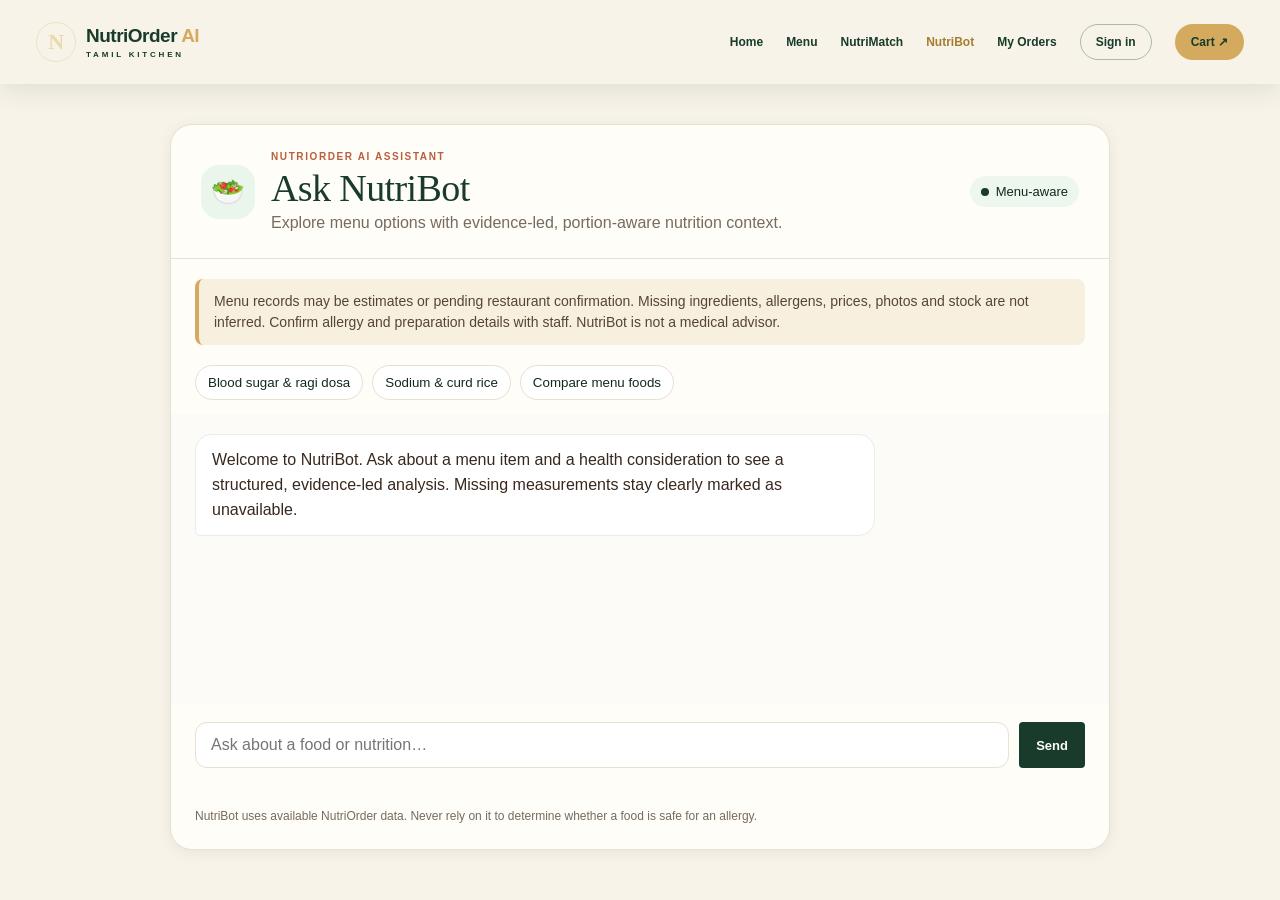
<file: frontend/chatbot.html>
<!DOCTYPE html>
<html lang="en">
<head>
	<meta charset="UTF-8">
	<meta name="viewport" content="width=device-width, initial-scale=1.0">
	<meta name="description" content="Ask NutriBot about NutriOrder menu items and general nutrition basics.">
	<title>NutriBot - NutriOrder AI</title>
	<link rel="stylesheet" href="/css/style.css">
</head>
<body>
	<header>
		<nav class="navbar" aria-label="Main navigation">
			<a class="restaurant-logo" href="index.html" aria-label="NutriOrder AI home">
				<span class="logo-mark" aria-hidden="true">N</span>
				<span>NutriOrder <em>AI</em><small>TAMIL KITCHEN</small></span>
			</a>
			<div class="nav-links">
				<a href="index.html">Home</a>
				<a href="menu.html">Menu</a>
				<a href="recommendation.html">NutriMatch</a>
				<a href="chatbot.html" aria-current="page">NutriBot</a>
				<a href="orders.html">My Orders</a>
				<a class="nav-login" href="login.html">Sign in</a>
				<a class="nav-cart" href="cart.html">Cart ↗</a>
			</div>
		</nav>
	</header>

	<main class="chat-page">
		<section class="chat-card" aria-labelledby="chatTitle">
			<div class="chat-heading">
				<div class="chat-avatar" aria-hidden="true">🥗</div>
				<div>
					<p class="small-title">NUTRIORDER AI ASSISTANT</p>
					<h1 id="chatTitle">Ask NutriBot</h1>
					<p>Explore menu options with evidence-led, portion-aware nutrition context.</p>
				</div>
				<span class="chat-status"><span aria-hidden="true"></span> Menu-aware</span>
			</div>

			<div class="chat-notice" role="note">
				Menu records may be estimates or pending restaurant confirmation. Missing ingredients, allergens, prices, photos and stock are not inferred. Confirm allergy and preparation details with staff. NutriBot is not a medical advisor.
			</div>

			<div class="chat-suggestions" aria-label="Suggested questions">
				<button type="button" data-prompt="Is ragi dosa suitable for high blood sugar?">Blood sugar &amp; ragi dosa</button>
				<button type="button" data-prompt="Is curd rice suitable for high blood pressure?">Sodium &amp; curd rice</button>
				<button type="button" data-prompt="Compare idli and dosa for diabetes considerations">Compare menu foods</button>
			</div>

			<ol id="chatMessages" class="chat-messages" aria-live="polite" aria-relevant="additions text">
				<li class="chat-message assistant-message">
					<div class="message-bubble">Welcome to NutriBot. Ask about a menu item and a health consideration to see a structured, evidence-led analysis. Missing measurements stay clearly marked as unavailable.</div>
				</li>
			</ol>

			<form id="chatForm" class="chat-form">
				<label class="visually-hidden" for="chatInput">Your question</label>
				<input id="chatInput" name="message" type="text" maxlength="500" autocomplete="off" placeholder="Ask about a food or nutrition…" required>
				<button id="sendButton" class="primary-btn" type="submit">Send</button>
			</form>
			<p id="chatStatus" class="chat-feedback" role="status" aria-live="polite"></p>
			<p class="chat-footnote">NutriBot uses available NutriOrder data. Never rely on it to determine whether a food is safe for an allergy.</p>
		</section>
	</main>
	<script src="/js/chatbot.js" defer></script>
</body>
</html>
</file>
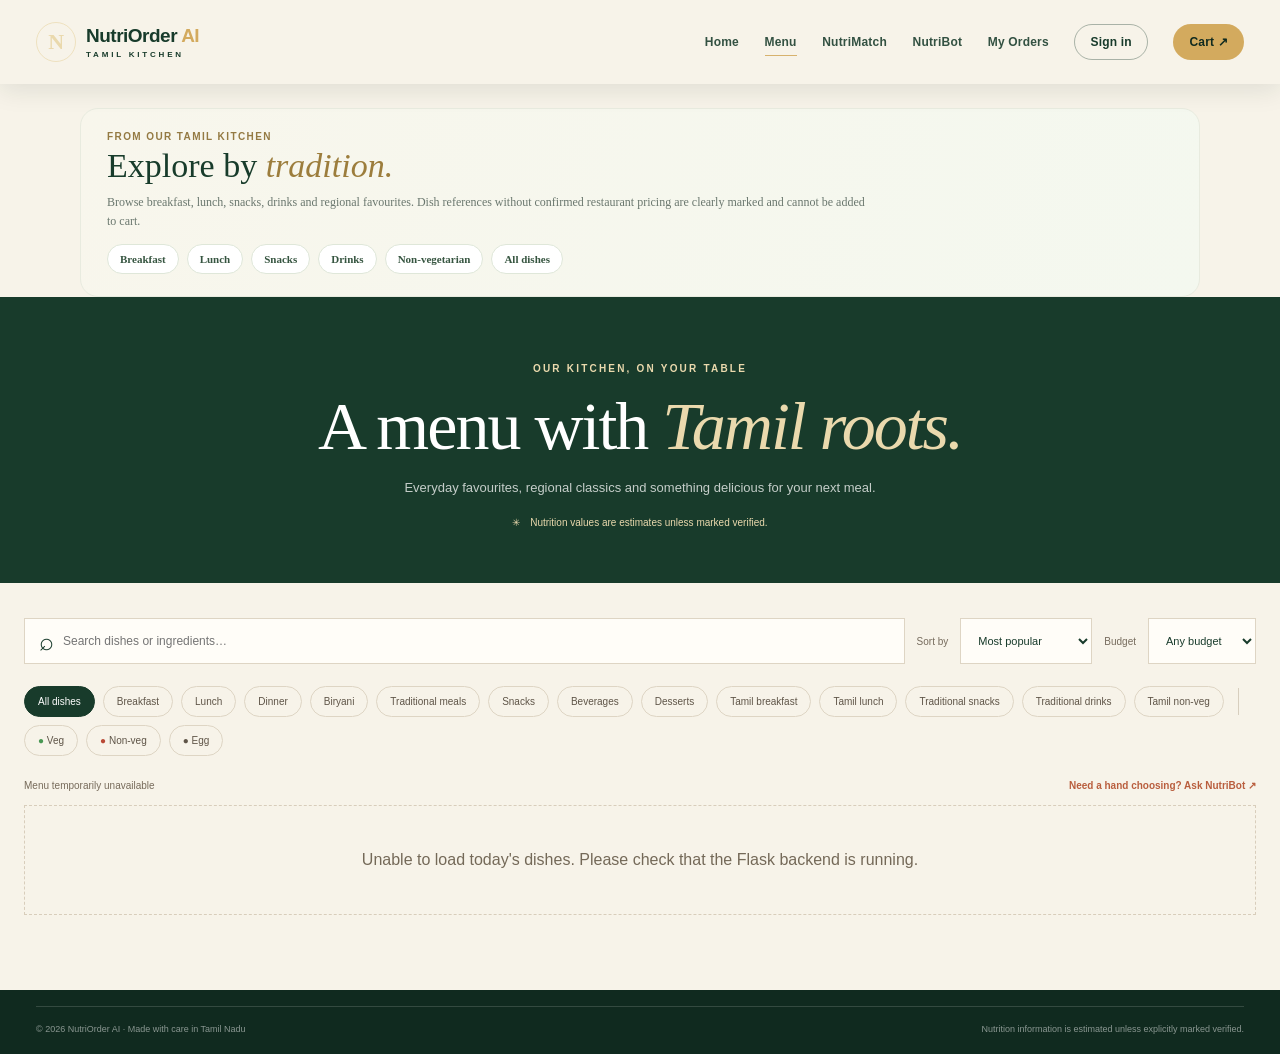
<file: frontend/menu.html>
<!DOCTYPE html>
<html lang="en">

<head>

    <meta charset="UTF-8">

    <meta name="viewport"
          content="width=device-width, initial-scale=1.0">

    <meta name="description"
          content="Browse Tamil Nadu favourites, from crispy dosa and idli to Chettinad biryani and traditional meals.">

    <title>Our Menu — NutriOrder AI Tamil Kitchen</title>

    <link rel="preconnect"
          href="https://images.unsplash.com">

    <link rel="stylesheet"
          href="/css/style.css">

</head>

<body class="restaurant-menu-page">

<header class="restaurant-header is-scrolled">

    <nav class="restaurant-nav" aria-label="Main navigation">

        <a class="restaurant-logo"
            href="index.html"><span class="logo-mark" aria-hidden="true">N</span><span>NutriOrder <em>AI</em><small>TAMIL KITCHEN</small></span></a>

        <button class="nav-toggle"
            id="menuNavToggle" type="button"
            aria-label="Open navigation"
            aria-expanded="false"
            aria-controls="menuNav"><span></span><span></span><span></span></button>

        <div class="restaurant-links"
            id="menuNav"><a href="index.html">Home</a><a class="active" aria-current="page"
            href="menu.html">Menu</a><a href="recommendation.html">NutriMatch</a><a
            href="chatbot.html">NutriBot</a><a href="orders.html">My Orders</a><a
            class="nav-login" href="login.html">Sign in</a><a class="nav-cart"
            href="cart.html">Cart ↗</a></div>

    </nav>

</header>


<main class="restaurant-menu-main">

    <section class="menu-collection-intro" aria-label="Traditional Tamil Nadu collections">
        <p class="eyebrow-light">FROM OUR TAMIL KITCHEN</p>
        <h2>Explore by <i>tradition.</i></h2>
        <p>Browse breakfast, lunch, snacks, drinks and regional favourites. Dish references without confirmed restaurant pricing are clearly marked and cannot be added to cart.</p>
        <div class="menu-collection-links">
            <button type="button" data-category="Traditional Breakfast">Breakfast</button>
            <button type="button" data-category="Traditional Lunch">Lunch</button>
            <button type="button" data-category="Traditional Snacks">Snacks</button>
            <button type="button" data-category="Traditional Drinks">Drinks</button>
            <button type="button" data-category="Non-Vegetarian Traditional">Non-vegetarian</button>
            <button type="button" data-category="all">All dishes</button>
        </div>
    </section>

    <section class="menu-hero" aria-labelledby="menuTitle">

        <p class="eyebrow-light">OUR KITCHEN, ON YOUR TABLE</p>

        <h1 id="menuTitle">A menu with <i>Tamil roots.</i></h1>

        <p>Everyday favourites, regional classics and something delicious for your next meal.</p>

        <div class="menu-hero-note"><span aria-hidden="true">✳</span> Nutrition values are estimates unless marked verified.</div>

    </section>


    <section class="menu-content" aria-label="Browse restaurant menu">

        <div class="menu-toolbar">

            <label class="menu-search"><span aria-hidden="true">⌕</span><span class="visually-hidden">Search dishes</span><input id="foodSearch"
                type="search" placeholder="Search dishes or ingredients…" autocomplete="off"></label>

            <label class="menu-sort-label" for="foodSort">Sort by</label>

            <select id="foodSort" class="menu-sort"><option value="popular">Most popular</option><option value="price-low">Price: low to high</option><option value="price-high">Price: high to low</option></select>

            <label class="menu-sort-label" for="foodBudget">Budget</label>
            <select id="foodBudget" class="menu-sort"><option value="all">Any budget</option><option value="under-50">Under ₹50</option><option value="50-100">₹50–₹100</option><option value="100-200">₹100–₹200</option><option value="200-300">₹200–₹300</option><option value="above-300">Above ₹300</option></select>

        </div>


        <div class="menu-filters" id="menuFilters" aria-label="Filter by category">

            <button type="button" class="menu-filter active" data-category="all" aria-pressed="true">All dishes</button>

            <button type="button" class="menu-filter" data-category="Breakfast" aria-pressed="false">Breakfast</button>

            <button type="button" class="menu-filter" data-category="Lunch" aria-pressed="false">Lunch</button>

            <button type="button" class="menu-filter" data-category="Dinner" aria-pressed="false">Dinner</button>

            <button type="button" class="menu-filter" data-category="Biryani" aria-pressed="false">Biryani</button>

            <button type="button" class="menu-filter" data-category="Traditional Meals" aria-pressed="false">Traditional meals</button>

            <button type="button" class="menu-filter" data-category="Snacks" aria-pressed="false">Snacks</button>

            <button type="button" class="menu-filter" data-category="Beverages" aria-pressed="false">Beverages</button>

            <button type="button" class="menu-filter" data-category="Desserts" aria-pressed="false">Desserts</button>

            <button type="button" class="menu-filter" data-category="Traditional Breakfast" aria-pressed="false">Tamil breakfast</button>

            <button type="button" class="menu-filter" data-category="Traditional Lunch" aria-pressed="false">Tamil lunch</button>

            <button type="button" class="menu-filter" data-category="Traditional Snacks" aria-pressed="false">Traditional snacks</button>

            <button type="button" class="menu-filter" data-category="Traditional Drinks" aria-pressed="false">Traditional drinks</button>

            <button type="button" class="menu-filter" data-category="Non-Vegetarian Traditional" aria-pressed="false">Tamil non-veg</button>

            <span class="filter-divider" aria-hidden="true"></span>

            <button type="button" class="menu-filter dietary-filter" data-diet="vegetarian" aria-pressed="false">● Veg</button>

            <button type="button" class="menu-filter dietary-filter" data-diet="non-vegetarian" aria-pressed="false">● Non-veg</button>

            <button type="button" class="menu-filter dietary-filter" data-diet="egg" aria-pressed="false">● Egg</button>

        </div>


        <div class="menu-result-line"><span id="menuResultCount">Loading today's menu…</span><a href="chatbot.html">Need a hand choosing? Ask NutriBot ↗</a></div>

        <div id="menuContainer"
            class="restaurant-food-grid"
            aria-live="polite"
            aria-busy="true"></div>

    </section>

</main>

<dialog id="menuFoodDialog" class="nm-detail-dialog" aria-labelledby="menuDetailName">
    <form method="dialog" class="nm-dialog-close-wrap"><button class="nm-dialog-close" aria-label="Close food details">×</button></form>
    <div id="menuFoodDetail"></div>
</dialog>


<footer class="restaurant-footer menu-footer"><div class="footer-bottom"><span>© 2026 NutriOrder AI · Made with care in Tamil Nadu</span><span>Nutrition information is estimated unless explicitly marked verified.</span></div></footer>

<script src="/js/menu.js?v=20261106-local-food-images" defer></script>

</body>

</html>
</file>
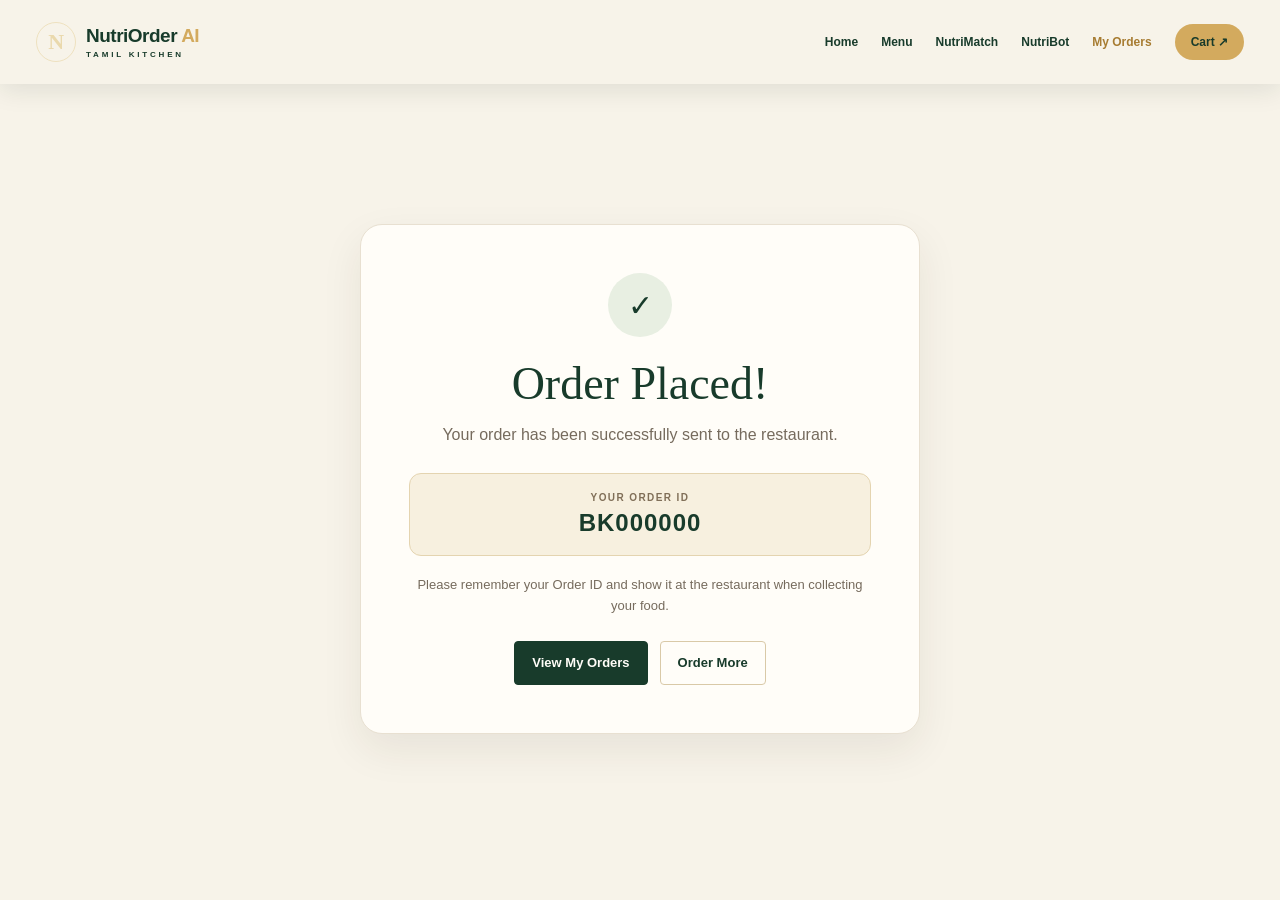
<file: frontend/order-success.html>
<!DOCTYPE html>
<html lang="en">

<head>

    <meta charset="UTF-8">

    <meta
        name="viewport"
        content="width=device-width, initial-scale=1.0"
    >

    <title>Order Confirmed - NutriOrder AI</title>

    <link
        rel="stylesheet"
        href="/css/style.css"
    >

</head>


<body>


<header>

    <nav class="navbar">

        <a class="restaurant-logo" href="index.html" aria-label="NutriOrder AI home">
            <span class="logo-mark" aria-hidden="true">N</span>
            <span>NutriOrder <em>AI</em><small>TAMIL KITCHEN</small></span>
        </a>

        <div class="nav-links">

            <a href="index.html">
                Home
            </a>

            <a href="menu.html">
                Menu
            </a>

            <a href="recommendation.html">NutriMatch</a>

            <a href="chatbot.html">NutriBot</a>

            <a href="orders.html" aria-current="page">
                My Orders
            </a>

            <a class="nav-cart" href="cart.html">Cart ↗</a>

        </div>

    </nav>

</header>



<main class="success-page">

    <div class="success-card">

        <div class="success-icon">
            ✓
        </div>

        <h1>
            Order Placed!
        </h1>

        <p>
            Your order has been successfully sent
            to the restaurant.
        </p>


        <div class="order-id-box">

            <p>
                YOUR ORDER ID
            </p>

            <h2 id="orderId">
                BK000000
            </h2>

        </div>


        <p class="instruction">

            Please remember your Order ID and
            show it at the restaurant when collecting
            your food.

        </p>


        <div class="success-buttons">

            <a
                href="orders.html"
                class="primary-btn"
            >
                View My Orders
            </a>

            <a
                href="menu.html"
                class="secondary-btn"
            >
                Order More
            </a>

        </div>

    </div>

</main>


<script>

    const order =
        JSON.parse(
            localStorage.getItem("latestOrder")
        );


    if (order) {

        document.getElementById("orderId")
            .textContent = order.orderId;

    }

</script>


</body>

</html>
</file>
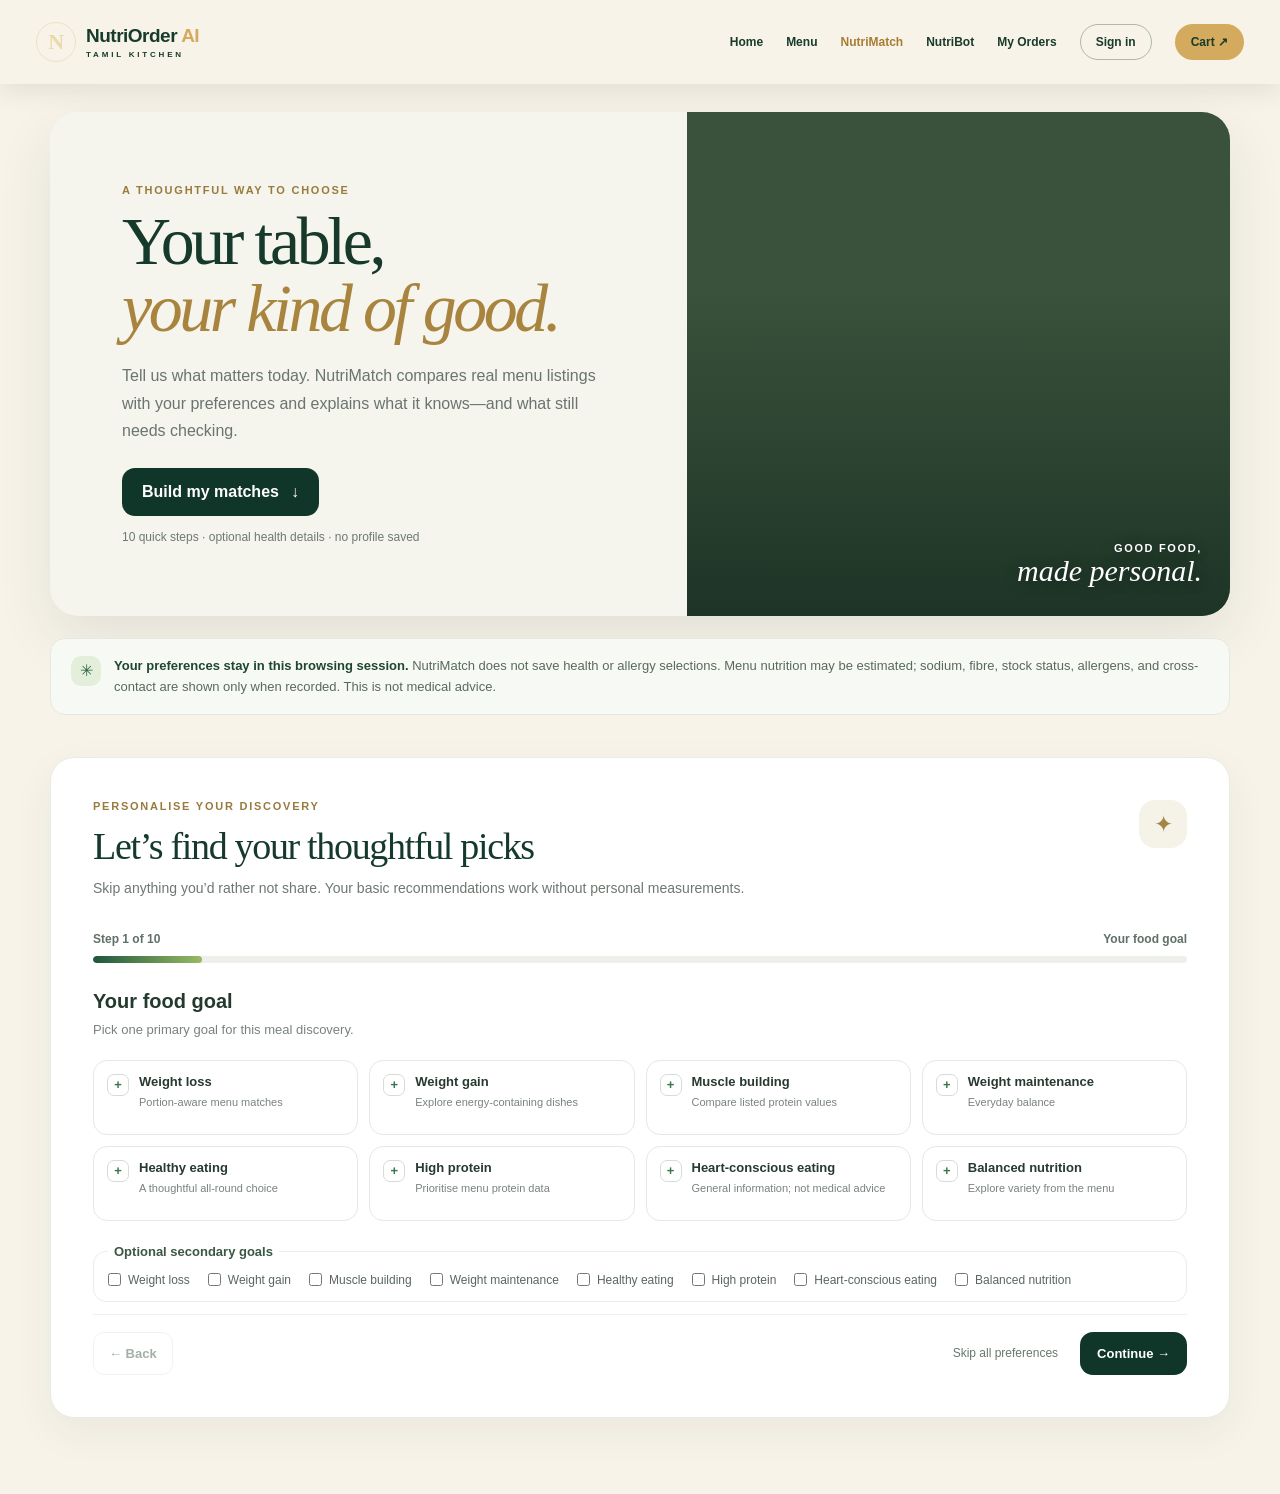
<file: frontend/recommendation.html>
<!DOCTYPE html>
<html lang="en">
<head>
    <meta charset="UTF-8">
    <meta name="viewport" content="width=device-width, initial-scale=1.0">
    <meta name="description" content="Personalized NutriMatch food discovery from the current NutriOrder restaurant menu.">
    <title>NutriMatch AI — NutriOrder</title>
    <link rel="stylesheet" href="/css/style.css">
</head>
<body>
<header>
    <nav class="navbar" aria-label="Main navigation">
        <a class="restaurant-logo" href="index.html" aria-label="NutriOrder AI home">
            <span class="logo-mark" aria-hidden="true">N</span>
            <span>NutriOrder <em>AI</em><small>TAMIL KITCHEN</small></span>
        </a>
        <div class="nav-links">
            <a href="index.html">Home</a>
            <a href="menu.html">Menu</a>
            <a href="recommendation.html" aria-current="page">NutriMatch</a>
            <a href="chatbot.html">NutriBot</a>
            <a href="orders.html">My Orders</a>
            <a class="nav-login" href="login.html">Sign in</a>
            <a class="nav-cart" href="cart.html">Cart ↗</a>
        </div>
    </nav>
</header>

<main class="nutrimatch-page">
    <section class="nutrimatch-hero" aria-labelledby="nutriMatchTitle">
        <div class="nutrimatch-hero-copy">
            <p class="nm-eyebrow">A THOUGHTFUL WAY TO CHOOSE</p>
            <h1 id="nutriMatchTitle">Your table,<br><em>your kind of good.</em></h1>
            <p>Tell us what matters today. NutriMatch compares real menu listings with your preferences and explains what it knows—and what still needs checking.</p>
            <div class="nm-hero-actions">
                <a class="nm-primary-link" href="#preferenceWizard">Build my matches <span aria-hidden="true">↓</span></a>
                <span>10 quick steps · optional health details · no profile saved</span>
            </div>
        </div>
        <div class="nutrimatch-hero-art" role="img" aria-label="South Indian dishes served on a banana leaf">
            <div class="nm-art-caption"><span>GOOD FOOD,</span><strong>made personal.</strong></div>
        </div>
    </section>

    <aside class="nm-privacy-note" aria-label="Privacy and nutrition note">
        <span class="nm-note-icon" aria-hidden="true">✳</span>
        <p><strong>Your preferences stay in this browsing session.</strong> NutriMatch does not save health or allergy selections. Menu nutrition may be estimated; sodium, fibre, stock status, allergens, and cross-contact are shown only when recorded. This is not medical advice.</p>
    </aside>

    <section id="preferenceWizard" class="nm-wizard" aria-labelledby="wizardTitle">
        <div class="nm-wizard-heading">
            <div>
                <p class="nm-eyebrow">PERSONALISE YOUR DISCOVERY</p>
                <h2 id="wizardTitle">Let’s find your thoughtful picks</h2>
                <p>Skip anything you’d rather not share. Your basic recommendations work without personal measurements.</p>
            </div>
            <span class="nm-wizard-badge" aria-hidden="true">✦</span>
        </div>
        <div class="nm-progress-row">
            <span id="stepCount">Step 1 of 10</span>
            <span id="stepName">Food goal</span>
        </div>
        <div class="nm-progress-track" role="progressbar" aria-label="Questionnaire progress" aria-valuemin="1" aria-valuemax="10" aria-valuenow="1">
            <span id="progressFill"></span>
        </div>
        <form id="nutriMatchForm" novalidate>
            <div id="stepContent" class="nm-step-content"></div>
            <div class="nm-wizard-controls">
                <button id="previousStep" class="nm-secondary-button" type="button" disabled>← Back</button>
                <button id="skipStep" class="nm-text-button" type="button">Skip this step</button>
                <button id="nextStep" class="nm-next-button" type="button">Continue <span aria-hidden="true">→</span></button>
            </div>
        </form>
    </section>

    <section id="recommendationResults" class="nm-results" aria-labelledby="resultsTitle" hidden>
        <div class="nm-results-heading">
            <div>
                <p class="nm-eyebrow">YOUR NUTRIMATCH EDIT</p>
                <h2 id="resultsTitle">Made for your moment</h2>
                <p id="resultsSummary">Ranked from current menu listings using transparent preference weights.</p>
            </div>
            <button id="editPreferences" class="nm-secondary-button" type="button">Edit preferences</button>
        </div>
        <div id="matchingMethod" class="nm-scoring-note"></div>
        <div id="healthNotices" class="nm-health-notices"></div>
        <section id="ragGuidance" class="nm-rag-guidance" aria-label="Retrieved food guidance" hidden></section>

        <section class="nm-result-group" aria-labelledby="bestMatchesTitle">
            <div class="nm-group-heading"><span>01</span><div><h3 id="bestMatchesTitle">Best matches</h3><p>Highest preference scores after safety and menu filters.</p></div></div>
            <div id="bestMatches" class="nm-food-grid"></div>
        </section>
        <section class="nm-result-group" aria-labelledby="alternativeChoicesTitle">
            <div class="nm-group-heading"><span>02</span><div><h3 id="alternativeChoicesTitle">Alternative choices</h3><p>Other eligible menu items, ranked by the same scoring method.</p></div></div>
            <div id="alternativeChoices" class="nm-food-grid"></div>
        </section>
        <section id="verificationSection" class="nm-result-group nm-verification-group" aria-labelledby="verificationTitle" hidden>
            <div class="nm-group-heading"><span>!</span><div><h3 id="verificationTitle">Foods requiring ingredient verification</h3><p>These are not recommendations. Confirm dietary and cross-contact details with restaurant staff.</p></div></div>
            <div id="verificationFoods" class="nm-food-grid"></div>
        </section>

        <section class="nm-chat-panel" aria-labelledby="nutrimatchChatTitle">
            <div class="nm-chat-heading"><span aria-hidden="true">✳</span><div><h3 id="nutrimatchChatTitle">Ask NutriMatch</h3><p>Chat about these menu matches. Your selected preferences are used only for this session.</p></div></div>
            <ol id="nmChatMessages" class="nm-chat-messages" aria-live="polite">
                <li class="nm-chat-assistant">Try “Suggest a high-protein Tamil breakfast” or ask what is known about a dish.</li>
            </ol>
            <form id="nmChatForm" class="nm-chat-form">
                <label class="visually-hidden" for="nmChatInput">Ask NutriMatch about your menu matches</label>
                <input id="nmChatInput" maxlength="500" placeholder="Ask about these menu matches…" autocomplete="off" required>
                <button class="nm-next-button" type="submit">Ask</button>
            </form>
            <p id="nmChatStatus" class="nm-chat-status" role="status" aria-live="polite"></p>
        </section>
        <p id="resultsDisclaimer" class="nm-disclaimer"></p>
    </section>
</main>

<dialog id="foodDetailDialog" class="nm-detail-dialog" aria-labelledby="detailFoodName">
    <form method="dialog" class="nm-dialog-close-wrap"><button class="nm-dialog-close" aria-label="Close food details">×</button></form>
    <div id="foodDetailContent"></div>
</dialog>

<script src="/js/recommendation.js?v=20261106-local-food-images"></script>
</body>
</html>
</file>
<file: css/style.css>
/* NutriOrder AI design tokens — shared visual foundation for upcoming pages. */
:root {
    color-scheme: light;
    --color-green: #183b2b;
    --color-green-dark: #102a1f;
    --color-orange: #b95e3e;
    --color-cream: #f7f3e9;
    --color-surface: #fffdf8;
    --color-text: #38281d;
    --color-muted: #766b5d;
    --color-border: #e8e0d1;
    --color-focus: #2367d1;
    --radius-card: 15px;
    --shadow-card: 0 3px 15px rgba(0, 0, 0, 0.06);
}

* {
    box-sizing: border-box;
    margin: 0;
    padding: 0;
}


body {
    font-family: Inter, "Segoe UI", Arial, sans-serif;
    background: var(--color-cream);
    color: var(--color-text);
}

:focus-visible {
    outline: 3px solid var(--color-focus);
    outline-offset: 3px;
}


a {
    text-decoration: none;
    color: inherit;
}


/* NAVBAR */

.navbar {
    display: flex;
    justify-content: space-between;
    align-items: center;

    padding: 18px 7%;

    background: white;

    box-shadow: 0 2px 10px rgba(0,0,0,0.08);
}


.logo {
    font-size: 24px;
    font-weight: bold;
}


.logo span {
    color: #e67e22;
}


.nav-links {
    display: flex;
    gap: 22px;
    align-items: center;
}


.nav-links a:hover {
    color: #e67e22;
}


.login-btn {
    background: #e67e22;
    color: white !important;
    padding: 9px 16px;
    border-radius: 8px;
}


/* HERO */

.hero {
    min-height: 80vh;

    display: flex;
    justify-content: center;
    align-items: center;

    text-align: center;

    padding: 40px;
}


.hero-content {
    max-width: 700px;
}


.hero h1 {
    font-size: 52px;
    margin-bottom: 20px;
}


.hero p {
    color: #666;
    font-size: 18px;
    margin-bottom: 30px;
}


.primary-btn {
    display: inline-block;

    background: #e67e22;

    color: white;

    padding: 14px 24px;

    border-radius: 10px;

    border: none;

    cursor: pointer;

    font-size: 16px;
}


/* MENU */

.menu-page {
    padding: 50px 7%;
}


.menu-header {
    text-align: center;
    margin-bottom: 35px;
}


.small-title {
    color: #e67e22;
    font-weight: bold;
}


.menu-header h1 {
    margin: 10px 0;
}


.menu-header p {
    color: #777;
}


.food-grid {
    display: grid;

    grid-template-columns:
        repeat(auto-fit, minmax(240px, 1fr));

    gap: 25px;
}


.food-card {
    background: white;

    border-radius: 18px;

    overflow: hidden;

    box-shadow:
        0 5px 20px rgba(0,0,0,0.08);
}


.food-image {
    height: 170px;

    display: flex;

    align-items: center;

    justify-content: center;

    background: #fff0df;

    font-size: 65px;
}


.food-info {
    padding: 20px;
}


.food-category {
    color: #e67e22;

    font-size: 13px;

    font-weight: bold;
}


.food-info h3 {
    margin: 8px 0;
}


.food-details {
    display: flex;

    justify-content: space-between;

    color: #777;

    font-size: 13px;

    margin: 15px 0;
}


.food-bottom {
    display: flex;

    justify-content: space-between;

    align-items: center;
}


.food-bottom strong {
    font-size: 20px;
}


.food-bottom button {
    background: #e67e22;

    border: none;

    color: white;

    padding: 9px 14px;

    border-radius: 8px;

    cursor: pointer;
}


/* LOGIN */

.login-page {
    min-height: 90vh;

    display: flex;

    justify-content: center;

    align-items: center;

    padding: 30px;
}


.login-card {
    width: 400px;

    background: white;

    padding: 35px;

    border-radius: 20px;

    box-shadow:
        0 10px 40px rgba(0,0,0,0.1);
}


.login-card h1 {
    text-align: center;

    margin-bottom: 25px;
}


.login-card label {
    display: block;

    margin: 12px 0 6px;

    font-weight: bold;
}


.login-card input,
.login-card select {
    width: 100%;

    padding: 12px;

    border: 1px solid #ddd;

    border-radius: 8px;
}


.login-submit {
    width: 100%;

    margin-top: 20px;

    padding: 13px;

    background: #e67e22;

    color: white;

    border: none;

    border-radius: 8px;

    cursor: pointer;
}

.login-submit:disabled {
    cursor: wait;
    opacity: 0.7;
}

#message {
    min-height: 22px;
    margin-top: 12px;
    color: #a33a2b;
    font-size: 14px;
    line-height: 1.5;
}


/* CART */

.cart-page {
    padding: 50px 7%;
}


.cart-item {
    background: white;

    padding: 20px;

    margin-bottom: 15px;

    border-radius: 12px;

    display: flex;

    justify-content: space-between;

    align-items: center;
}


.cart-total {
    background: white;

    padding: 25px;

    border-radius: 12px;

    margin-top: 25px;
}


/* ORDERS */

.orders-page {
    padding: 50px 7%;
}


.order-card {
    background: white;

    padding: 25px;

    margin-bottom: 20px;

    border-radius: 15px;

    box-shadow:
        0 3px 15px rgba(0,0,0,0.06);
}


.status {
    display: inline-block;

    padding: 6px 12px;

    border-radius: 20px;

    background: #fff0df;

    color: #e67e22;

    font-weight: bold;

    font-size: 13px;
}


/* BAKERY */

.dashboard {
    padding: 50px 7%;
}


.dashboard-cards {
    display: grid;

    grid-template-columns:
        repeat(auto-fit, minmax(220px, 1fr));

    gap: 20px;

    margin: 30px 0;
}


.dashboard-card {
    background: white;

    padding: 25px;

    border-radius: 15px;

    box-shadow:
        0 3px 15px rgba(0,0,0,0.06);
}


.bakery-order {
    background: white;

    padding: 25px;

    border-radius: 15px;

    margin-bottom: 20px;
}


.bakery-order select {
    padding: 10px;

    border-radius: 8px;

    border: 1px solid #ddd;
}


/* RECOMMENDATION */

.recommendation-page {
    padding: 50px 7%;
}


.condition-box {
    background: white;

    padding: 30px;

    border-radius: 15px;

    max-width: 600px;

    margin: 30px auto;
}


.condition-box select {
    width: 100%;

    padding: 12px;

    margin: 15px 0;

    border-radius: 8px;

    border: 1px solid #ddd;
}


/* MOBILE */

@media(max-width: 700px) {

    .navbar {
        flex-direction: column;

        gap: 15px;
    }

    .nav-links {
        flex-wrap: wrap;

        justify-content: center;
    }

    .hero h1 {
        font-size: 35px;
    }

}

/* NUTRIBOT */
.chat-page {
    width: min(940px, 100% - 32px);
    margin: 40px auto;
}

.chat-card {
    overflow: hidden;
    background: var(--color-surface);
    border: 1px solid var(--color-border);
    border-radius: 22px;
    box-shadow: var(--shadow-card);
}

.chat-heading {
    display: flex;
    align-items: center;
    gap: 16px;
    padding: 26px 30px;
    border-bottom: 1px solid var(--color-border);
}

.chat-heading h1 {
    margin: 4px 0;
    color: var(--color-green-dark);
}

.chat-heading p:last-child {
    color: var(--color-muted);
}

.chat-avatar {
    display: grid;
    width: 54px;
    height: 54px;
    flex: 0 0 54px;
    place-items: center;
    border-radius: 18px;
    background: #eaf5ec;
    font-size: 27px;
}

.chat-status {
    display: inline-flex;
    align-items: center;
    gap: 7px;
    margin-left: auto;
    padding: 8px 11px;
    border-radius: 999px;
    background: #edf7ee;
    color: var(--color-green-dark);
    font-size: 13px;
    white-space: nowrap;
}

.chat-status span {
    width: 8px;
    height: 8px;
    border-radius: 50%;
    background: var(--color-green);
}

.chat-notice {
    margin: 20px 24px 12px;
    padding: 12px 15px;
    border-left: 4px solid var(--color-orange);
    border-radius: 8px;
    background: #fff7ed;
    color: #69451f;
    font-size: 14px;
    line-height: 1.5;
}

.chat-suggestions {
    display: flex;
    flex-wrap: wrap;
    gap: 9px;
    padding: 8px 24px 14px;
}

.chat-suggestions button {
    padding: 9px 12px;
    border: 1px solid var(--color-border);
    border-radius: 999px;
    background: white;
    color: var(--color-green-dark);
    cursor: pointer;
}

.chat-suggestions button:hover {
    border-color: var(--color-green);
    background: #f3faf4;
}

.chat-messages {
    display: flex;
    min-height: 290px;
    max-height: 460px;
    flex-direction: column;
    gap: 16px;
    overflow-y: auto;
    margin: 0;
    padding: 20px 24px;
    list-style: none;
    background: #fcfbf8;
}

.chat-message {
    max-width: min(78%, 680px);
}

.user-message {
    align-self: flex-end;
}

.message-bubble {
    padding: 13px 16px;
    border-radius: 16px;
    background: #edf6ee;
    line-height: 1.55;
    overflow-wrap: anywhere;
    white-space: pre-wrap;
}

.user-message .message-bubble {
    border-bottom-right-radius: 5px;
    background: var(--color-green);
    color: white;
}

.assistant-message .message-bubble {
    border: 1px solid #e6eee6;
    border-bottom-left-radius: 5px;
    background: white;
}

.message-sources,
.message-mode {
    margin: 7px 4px 0;
    color: var(--color-muted);
    font-size: 12px;
    line-height: 1.4;
}

.chat-form {
    display: flex;
    gap: 10px;
    padding: 18px 24px 8px;
}

.chat-form input {
    min-width: 0;
    flex: 1;
    padding: 13px 15px;
    border: 1px solid var(--color-border);
    border-radius: 12px;
    font: inherit;
}

.chat-form .primary-btn {
    border: 0;
    cursor: pointer;
}

.chat-form button:disabled {
    cursor: wait;
    opacity: 0.65;
}

.chat-feedback,
.chat-footnote {
    min-height: 20px;
    margin: 3px 24px 10px;
    color: var(--color-muted);
    font-size: 12px;
}

.chat-footnote {
    margin-bottom: 20px;
}

.visually-hidden {
    position: absolute;
    width: 1px;
    height: 1px;
    overflow: hidden;
    clip: rect(0, 0, 0, 0);
    white-space: nowrap;
}

/* Structured NutriBot health insight cards */
.analysis-message {
    width: min(100%, 790px);
    max-width: 100%;
}

.health-analysis-card {
    overflow: hidden;
    padding: 20px;
    border: 1px solid #e3ebe3;
    border-radius: 20px;
    background: #fff;
    box-shadow: 0 12px 32px rgb(22 53 39 / 7%);
    color: #23332c;
}

.analysis-food-header {
    display: flex;
    align-items: center;
    gap: 16px;
    margin: -20px -20px 20px;
    padding: 16px 20px;
    background: linear-gradient(115deg, #f1f7f0, #fffaf0);
}

.analysis-food-image {
    width: 82px;
    height: 82px;
    flex: 0 0 82px;
    border-radius: 16px;
    object-fit: cover;
}

.analysis-kicker,
.assessment-label,
.analysis-muted,
.assessment-detail,
.alternative-reason {
    margin: 0;
    color: #68766e;
    font-size: 13px;
    line-height: 1.5;
}

.analysis-kicker {
    color: #52715d;
    font-size: 10px;
    font-weight: 800;
    letter-spacing: .13em;
}

.analysis-food-name {
    margin: 3px 0 4px;
    color: #153a2c;
    font-size: clamp(20px, 3vw, 27px);
}

.assessment-grid,
.nutrition-grid,
.alternative-grid {
    display: grid;
    grid-template-columns: repeat(2, minmax(0, 1fr));
    gap: 11px;
}

.assessment-card {
    padding: 15px;
    border: 1px solid #e5ebe5;
    border-left: 4px solid #82918a;
    border-radius: 14px;
    background: #fff;
}

.assessment-card.status-generally_suitable { border-left-color: #347b51; }
.assessment-card.status-portion_control,
.assessment-card.status-preparation_matters,
.assessment-card.status-check_ingredients { border-left-color: #c38827; }
.assessment-card.status-limited_information { border-left-color: #6289a5; }
.assessment-card.status-seek_professional_advice { border-left-color: #b94d42; }

.assessment-label {
    color: #233b30;
    font-weight: 750;
}

.assessment-status {
    display: inline-flex;
    margin: 7px 0;
    padding: 5px 9px;
    border-radius: 999px;
    background: #eef4ef;
    color: #345b43;
    font-size: 11px;
    font-weight: 750;
}

.status-portion_control .assessment-status,
.status-preparation_matters .assessment-status,
.status-check_ingredients .assessment-status { background: #fff5df; color: #795512; }
.status-limited_information .assessment-status { background: #edf4f8; color: #3c6179; }
.status-seek_professional_advice .assessment-status { background: #fff0ee; color: #8c3730; }

.assessment-summary {
    margin: 0 0 8px;
    color: #2f3e36;
    font-size: 14px;
    line-height: 1.5;
}

.assessment-detail { margin-top: 5px; }

.analysis-section {
    margin-top: 20px;
}

.analysis-subtitle {
    margin: 0 0 10px;
    color: #1d3d2e;
    font-size: 15px;
}

.nutrition-grid { grid-template-columns: repeat(3, minmax(0, 1fr)); }

.nutrition-stat {
    display: flex;
    min-height: 66px;
    flex-direction: column;
    justify-content: center;
    gap: 4px;
    padding: 10px 12px;
    border: 1px solid #e7ece7;
    border-radius: 12px;
    background: #fbfcfa;
}

.nutrition-label { color: #6b7970; font-size: 11px; }
.nutrition-value { color: #234934; font-size: 14px; }

.analysis-section > ul {
    display: grid;
    gap: 6px;
    margin: 0;
    padding-left: 20px;
    color: #42534a;
    font-size: 13px;
    line-height: 1.5;
}

.alternative-grid { grid-template-columns: repeat(3, minmax(0, 1fr)); }

.alternative-card {
    overflow: hidden;
    border: 1px solid #e5ebe5;
    border-radius: 13px;
    background: #fff;
}

.alternative-card img {
    width: 100%;
    height: 94px;
    object-fit: cover;
}

.alternative-card h4,
.alternative-card p {
    margin: 10px 11px 0;
}

.alternative-card h4 { color: #244633; font-size: 14px; }
.alternative-card p:last-child { margin-bottom: 12px; }
.alternative-reason { font-size: 11px; }

.analysis-disclaimer {
    margin: 18px 0 0;
    padding-top: 12px;
    border-top: 1px solid #e8ece8;
    color: #65756b;
    font-size: 11px;
    line-height: 1.5;
}

@media (max-width: 600px) {
    .health-analysis-card { padding: 15px; border-radius: 16px; }
    .analysis-food-header { margin: -15px -15px 16px; padding: 14px 15px; }
    .analysis-food-image { width: 66px; height: 66px; flex-basis: 66px; }
    .assessment-grid { grid-template-columns: 1fr; }
    .nutrition-grid { grid-template-columns: repeat(2, minmax(0, 1fr)); }
    .alternative-grid { grid-template-columns: 1fr; }
    .alternative-card { display: grid; grid-template-columns: 76px 1fr; column-gap: 10px; padding: 8px; }
    .alternative-card img { grid-row: span 2; width: 76px; height: 76px; border-radius: 9px; }
    .alternative-card h4, .alternative-card p { margin: 4px 0; }
    .alternative-card p:last-child { grid-column: 2; }
}

@media (max-width: 600px) {
    .chat-page {
        width: min(100% - 20px, 940px);
        margin: 16px auto;
    }

    .chat-heading {
        flex-wrap: wrap;
        padding: 20px 16px;
    }

    .chat-status {
        margin-left: 70px;
    }

    .chat-notice {
        margin-right: 14px;
        margin-left: 14px;
    }

    .chat-suggestions,
    .chat-messages {
        padding-right: 14px;
        padding-left: 14px;
    }

    .chat-message {
        max-width: 92%;
    }

    .chat-form {
        padding-right: 14px;
        padding-left: 14px;
    }

    .chat-form .primary-btn {
        padding: 10px 14px;
    }
}

/* CUSTOMER DASHBOARD */
.customer-dashboard {
    width: min(1120px, 100% - 40px);
    margin: 0 auto;
    padding: 48px 0 64px;
}

.customer-welcome {
    display: flex;
    align-items: center;
    justify-content: space-between;
    gap: 24px;
    padding: 34px;
    border: 1px solid #e6eee6;
    border-radius: 22px;
    background: linear-gradient(120deg, #f1f8f0, #fff4e8);
}

.customer-welcome h1 {
    margin: 9px 0;
    color: var(--color-green-dark);
    font-size: clamp(28px, 4vw, 40px);
}

.customer-welcome p:not(.small-title) {
    max-width: 620px;
    color: var(--color-muted);
    line-height: 1.6;
}

.customer-welcome .primary-btn {
    flex-shrink: 0;
    background: var(--color-green);
    font-weight: 700;
}

.customer-shortcuts {
    display: grid;
    grid-template-columns: repeat(3, minmax(0, 1fr));
    gap: 16px;
    margin: 25px 0 42px;
}

.customer-shortcut {
    display: flex;
    min-height: 112px;
    align-items: center;
    gap: 13px;
    padding: 20px;
    border: 1px solid var(--color-border);
    border-radius: var(--radius-card);
    background: white;
    box-shadow: var(--shadow-card);
    transition: transform 160ms ease, border-color 160ms ease;
}

.customer-shortcut:hover {
    transform: translateY(-3px);
    border-color: var(--color-green);
}

.shortcut-icon {
    display: grid;
    width: 44px;
    height: 44px;
    flex: 0 0 44px;
    place-items: center;
    border-radius: 14px;
    background: #edf6ee;
    font-size: 22px;
}

.customer-shortcut strong,
.customer-shortcut small {
    display: block;
}

.customer-shortcut strong {
    color: var(--color-green-dark);
}

.customer-shortcut small {
    margin-top: 5px;
    color: var(--color-muted);
    line-height: 1.4;
}

.shortcut-arrow {
    margin-left: auto;
    color: var(--color-orange);
    font-size: 20px;
}

.section-heading {
    display: flex;
    align-items: end;
    justify-content: space-between;
    gap: 16px;
    margin-bottom: 16px;
}

.section-heading h2 {
    margin-top: 5px;
    color: var(--color-green-dark);
}

.section-heading > a,
.dashboard-empty a,
.customer-tip a {
    color: var(--color-green-dark);
    font-weight: 700;
}

.recent-orders {
    display: grid;
    gap: 12px;
}

.recent-order-card {
    display: grid;
    grid-template-columns: 1fr auto;
    gap: 9px 20px;
    padding: 18px 20px;
    border: 1px solid var(--color-border);
    border-radius: 14px;
    background: white;
}

.recent-order-heading {
    display: flex;
    align-items: center;
    gap: 12px;
}

.order-status-pill {
    padding: 5px 10px;
    border-radius: 999px;
    background: #fff3e5;
    color: #9a5419;
    font-size: 12px;
    font-weight: 700;
}

.recent-order-card > p {
    grid-column: 1 / -1;
    color: var(--color-muted);
    overflow-wrap: anywhere;
}

.recent-order-card > strong {
    grid-column: 2;
    grid-row: 1;
    align-self: center;
    color: var(--color-green-dark);
}

.dashboard-empty {
    display: grid;
    justify-items: center;
    gap: 9px;
    padding: 28px;
    border: 1px dashed #d8dfd7;
    border-radius: 14px;
    background: white;
    color: var(--color-muted);
    text-align: center;
}

.dashboard-empty > span {
    font-size: 28px;
}

.dashboard-loading {
    padding: 22px;
    color: var(--color-muted);
}

.customer-tip {
    display: flex;
    align-items: center;
    gap: 14px;
    margin-top: 28px;
    padding: 18px 20px;
    border-radius: 14px;
    background: #fff5e9;
}

.customer-tip > span {
    font-size: 25px;
}

.customer-tip p {
    flex: 1;
    color: #69451f;
    line-height: 1.5;
}

.text-button {
    padding: 8px 12px;
    border: 1px solid var(--color-border);
    border-radius: 9px;
    background: white;
    color: var(--color-text);
    cursor: pointer;
    font: inherit;
}

@media (max-width: 760px) {
    .customer-dashboard {
        width: min(100% - 24px, 1120px);
        padding-top: 24px;
    }

    .customer-welcome {
        align-items: flex-start;
        flex-direction: column;
        padding: 25px;
    }

    .customer-shortcuts {
        grid-template-columns: 1fr;
        margin-bottom: 32px;
    }

    .customer-shortcut {
        min-height: 90px;
    }

    .customer-tip {
        align-items: flex-start;
        flex-wrap: wrap;
    }

    .customer-tip p {
        min-width: calc(100% - 55px);
    }

    .customer-tip a {
        margin-left: 39px;
    }
}

/* PREMIUM TAMIL KITCHEN HOMEPAGE */
:root {
    --forest: #183b2b;
    --forest-deep: #102a1f;
    --cream-warm: #f7f3e9;
    --gold: #d3aa5e;
    --gold-pale: #ead9ad;
    --terracotta: #b95e3e;
    --brown: #38281d;
}

html {
    scroll-behavior: smooth;
    scroll-padding-top: 90px;
}

body.restaurant-home {
    background: var(--cream-warm);
    color: var(--brown);
    font-family: "Palatino Linotype", "Book Antiqua", Georgia, serif;
}

.restaurant-header {
    position: fixed;
    z-index: 20;
    inset: 0 0 auto;
    color: white;
    transition: background 220ms ease, box-shadow 220ms ease, color 220ms ease;
}

.restaurant-header.is-scrolled {
    background: rgba(247, 243, 233, 0.97);
    color: var(--forest);
    box-shadow: 0 6px 24px rgba(20, 38, 27, 0.1);
    backdrop-filter: blur(12px);
}

.restaurant-nav {
    display: flex;
    width: min(1440px, 100% - 72px);
    min-height: 84px;
    align-items: center;
    justify-content: space-between;
    margin: 0 auto;
}

.restaurant-logo {
    display: inline-flex;
    align-items: center;
    gap: 10px;
    color: inherit;
    font-family: "Segoe UI", Arial, sans-serif;
    font-size: 19px;
    font-weight: 750;
    letter-spacing: -0.5px;
    line-height: 1;
    white-space: nowrap;
}

.restaurant-logo em {
    color: var(--gold);
    font-style: normal;
}

.restaurant-logo small {
    display: block;
    margin-top: 6px;
    font-size: 8px;
    font-weight: 650;
    letter-spacing: 2.8px;
}

.logo-mark {
    display: grid;
    width: 40px;
    height: 40px;
    place-items: center;
    border: 1px solid rgba(234, 217, 173, 0.7);
    border-radius: 50%;
    color: var(--gold-pale);
    font-family: Georgia, serif;
    font-size: 22px;
}

.restaurant-links {
    display: flex;
    align-items: center;
    gap: clamp(15px, 2vw, 29px);
    font-family: "Segoe UI", Arial, sans-serif;
    font-size: 12px;
    font-weight: 600;
    letter-spacing: 0.2px;
}

.restaurant-links > a:not(.nav-login, .nav-cart) {
    position: relative;
    padding: 8px 0;
    color: inherit;
    opacity: 0.88;
}

.restaurant-links > a:not(.nav-login, .nav-cart)::after {
    position: absolute;
    right: 0;
    bottom: 1px;
    left: 0;
    height: 1px;
    transform: scaleX(0);
    transform-origin: left;
    background: var(--gold);
    content: "";
    transition: transform 180ms ease;
}

.restaurant-links > a:hover::after,
.restaurant-links > a.active::after {
    transform: scaleX(1);
}

.nav-login {
    padding: 10px 15px;
    border: 1px solid rgba(255,255,255,.48);
    border-radius: 999px;
    color: inherit;
    transition: background 180ms ease, color 180ms ease;
}

.is-scrolled .nav-login {
    border-color: rgba(24,59,43,.35);
}

.nav-login:hover {
    background: var(--gold-pale);
    color: var(--forest-deep);
}

.nav-cart {
    display: inline-flex;
    align-items: center;
    gap: 7px;
    padding: 11px 16px;
    border-radius: 999px;
    background: var(--gold);
    color: var(--forest-deep);
}

.nav-cart span {
    font-size: 15px;
}

.nav-toggle {
    display: none;
}

.restaurant-hero {
    position: relative;
    display: flex;
    min-height: min(790px, 100svh);
    align-items: center;
    overflow: hidden;
    background: var(--forest-deep);
    color: white;
}

.hero-photo,
.hero-shade,
.hero-grain {
    position: absolute;
    inset: 0;
    width: 100%;
    height: 100%;
}

.hero-photo {
    object-fit: cover;
    object-position: center 54%;
    animation: hero-settle 1.4s ease-out both;
}

.hero-shade {
    background: linear-gradient(90deg, rgba(10, 28, 19, .9) 0%, rgba(12, 31, 21, .78) 38%, rgba(12, 31, 21, .28) 75%, rgba(12, 31, 21, .12) 100%), linear-gradient(0deg, rgba(9, 24, 17, .45), transparent 34%);
}

.hero-grain {
    pointer-events: none;
    opacity: .14;
    background-image: url("data:image/svg+xml,%3Csvg viewBox='0 0 180 180' xmlns='http://www.w3.org/2000/svg'%3E%3Cfilter id='n'%3E%3CfeTurbulence type='fractalNoise' baseFrequency='.82' numOctaves='3' stitchTiles='stitch'/%3E%3C/filter%3E%3Crect width='100%25' height='100%25' filter='url(%23n)' opacity='.22'/%3E%3C/svg%3E");
}

.hero-content {
    position: relative;
    z-index: 1;
    width: min(1240px, 100% - 120px);
    margin: 78px auto 62px;
}

.hero-eyebrow,
.eyebrow-dark,
.eyebrow-light {
    font-family: "Segoe UI", Arial, sans-serif;
    font-size: 10px;
    font-weight: 700;
    letter-spacing: 2.2px;
}

.hero-eyebrow {
    display: flex;
    align-items: center;
    gap: 10px;
    margin-bottom: 24px;
    color: var(--gold-pale);
}

.hero-eyebrow span {
    width: 25px;
    height: 1px;
    background: var(--gold);
}

.hero-content h1 {
    max-width: 780px;
    font-size: clamp(52px, 7vw, 94px);
    font-weight: 400;
    letter-spacing: -3.4px;
    line-height: .99;
}

.hero-content h1 i,
.section-intro h2 i,
.story-copy h2 i,
.values-heading h2 i,
.match-cta h2 i {
    color: var(--gold-pale);
    font-weight: 400;
}

.hero-subtitle {
    max-width: 510px;
    margin-top: 25px;
    color: rgba(255,255,255,.8);
    font-family: "Segoe UI", Arial, sans-serif;
    font-size: 15px;
    line-height: 1.8;
}

.hero-actions {
    display: flex;
    flex-wrap: wrap;
    gap: 13px;
    margin-top: 31px;
}

.button-gold,
.button-outline,
.button-dark {
    display: inline-flex;
    min-height: 50px;
    align-items: center;
    justify-content: center;
    gap: 20px;
    padding: 0 21px;
    border-radius: 3px;
    font-family: "Segoe UI", Arial, sans-serif;
    font-size: 12px;
    font-weight: 700;
    transition: transform 180ms ease, background 180ms ease, color 180ms ease;
}

.button-gold:hover,
.button-outline:hover,
.button-dark:hover {
    transform: translateY(-2px);
}

.button-gold {
    background: var(--gold);
    color: var(--forest-deep);
}

.button-gold:hover {
    background: #e2c47d;
}

.button-gold span,
.button-dark span {
    font-size: 16px;
}

.button-outline {
    border: 1px solid rgba(255,255,255,.48);
    color: white;
}

.button-outline:hover {
    background: rgba(255,255,255,.12);
}

.sparkle {
    color: var(--gold-pale);
    font-size: 16px;
}

.hero-note {
    display: flex;
    align-items: center;
    gap: 11px;
    margin-top: 52px;
    color: rgba(255,255,255,.7);
    font-family: "Segoe UI", Arial, sans-serif;
    font-size: 11px;
    line-height: 1.6;
}

.hero-note strong {
    color: white;
    font-weight: 600;
}

.hero-note-icon {
    display: grid;
    width: 34px;
    height: 34px;
    place-items: center;
    border: 1px solid rgba(234,217,173,.5);
    border-radius: 50%;
    color: var(--gold-pale);
    font-size: 19px;
}

.hero-caption,
.hero-scroll {
    position: absolute;
    z-index: 2;
    bottom: 31px;
    color: rgba(255,255,255,.65);
    font-family: "Segoe UI", Arial, sans-serif;
    font-size: 9px;
    letter-spacing: 1.5px;
}

.hero-caption {
    right: 6%;
}

.hero-caption span {
    margin-right: 9px;
    color: var(--gold-pale);
}

.hero-scroll {
    left: 6%;
    display: flex;
    align-items: center;
    gap: 10px;
}

.hero-scroll span {
    width: 1px;
    height: 24px;
    background: var(--gold);
}

.marquee-strip {
    overflow: hidden;
    padding: 15px 0;
    background: var(--gold);
    color: var(--forest-deep);
    font-family: "Segoe UI", Arial, sans-serif;
    font-size: 9px;
    font-weight: 750;
    letter-spacing: 2px;
    white-space: nowrap;
}

.marquee-strip div {
    width: max-content;
    animation: marquee 38s linear infinite;
}

.marquee-strip span {
    margin: 0 32px;
}

.section-pad {
    padding: 92px max(36px, calc((100% - 1240px) / 2)) 98px;
}

.featured-section {
    background: var(--cream-warm);
}

.section-topline {
    display: flex;
    align-items: center;
    justify-content: space-between;
    gap: 20px;
    color: #806f58;
    font-family: "Segoe UI", Arial, sans-serif;
    font-size: 9px;
    font-weight: 700;
    letter-spacing: 1.7px;
}

.section-topline a {
    color: var(--forest);
}

.section-topline b {
    margin-left: 8px;
    color: var(--terracotta);
    font-size: 15px;
}

.section-intro {
    display: flex;
    align-items: end;
    justify-content: space-between;
    gap: 45px;
    margin: 24px 0 36px;
}

.eyebrow-dark {
    color: var(--terracotta);
}

.section-intro h2,
.story-copy h2,
.values-heading h2,
.match-cta h2 {
    margin-top: 12px;
    color: var(--forest);
    font-size: clamp(36px, 4vw, 55px);
    font-weight: 400;
    letter-spacing: -1.5px;
    line-height: 1.06;
}

.section-intro h2 i,
.story-copy h2 i,
.match-cta h2 i {
    color: var(--terracotta);
}

.section-intro > p {
    max-width: 355px;
    color: #766b5d;
    font-family: "Segoe UI", Arial, sans-serif;
    font-size: 13px;
    line-height: 1.8;
}

.featured-grid {
    display: grid;
    grid-template-columns: repeat(4, minmax(0, 1fr));
    gap: 20px;
}

.dish-card {
    overflow: hidden;
    border: 1px solid rgba(74,62,43,.09);
    background: #fffdf8;
    box-shadow: 0 12px 30px rgba(52,42,29,.045);
    opacity: 0;
    transform: translateY(17px);
    transition: opacity 500ms ease, transform 500ms ease, box-shadow 240ms ease;
}

.dish-card.is-visible {
    opacity: 1;
    transform: translateY(0);
    transition-delay: calc(var(--card-order, 0) * 70ms);
}

.dish-card:hover {
    box-shadow: 0 18px 38px rgba(52,42,29,.13);
}

.dish-media {
    position: relative;
    height: 216px;
    overflow: hidden;
    background: #e8dfcd;
}

.dish-media img {
    width: 100%;
    height: 100%;
    object-fit: cover;
    transition: transform 500ms cubic-bezier(.2,.7,.2,1);
}

.dish-card:hover .dish-media img {
    transform: scale(1.055);
}

.dish-tag {
    position: absolute;
    top: 13px;
    left: 13px;
    padding: 7px 9px;
    background: rgba(255,253,248,.94);
    color: var(--forest);
    font-family: "Segoe UI", Arial, sans-serif;
    font-size: 8px;
    font-weight: 750;
    letter-spacing: 1px;
}

.dish-tag.non-veg {
    color: #973d2c;
}

.dish-copy {
    padding: 18px 18px 16px;
}

.dish-category {
    color: var(--terracotta);
    font-family: "Segoe UI", Arial, sans-serif;
    font-size: 8px;
    font-weight: 750;
    letter-spacing: 1.5px;
    text-transform: uppercase;
}

.dish-copy h3 {
    min-height: 48px;
    margin-top: 8px;
    color: var(--forest-deep);
    font-size: 19px;
    font-weight: 500;
    line-height: 1.2;
}

.dish-description {
    min-height: 54px;
    margin-top: 7px;
    color: #766b5d;
    font-family: "Segoe UI", Arial, sans-serif;
    font-size: 11px;
    line-height: 1.6;
}

.dish-meta {
    display: flex;
    justify-content: space-between;
    margin-top: 13px;
    color: #746956;
    font-family: "Segoe UI", Arial, sans-serif;
    font-size: 10px;
}

.dish-meta span:first-child {
    color: #a56d1e;
}

.dish-footer {
    display: flex;
    align-items: center;
    justify-content: space-between;
    margin-top: 15px;
    padding-top: 13px;
    border-top: 1px solid #eee8dd;
}

.dish-footer strong {
    color: var(--forest);
    font-family: "Segoe UI", Arial, sans-serif;
    font-size: 17px;
}

.dish-add {
    padding: 8px 12px;
    border: 1px solid var(--forest);
    background: transparent;
    color: var(--forest);
    cursor: pointer;
    font-family: "Segoe UI", Arial, sans-serif;
    font-size: 10px;
    font-weight: 700;
    transition: background 160ms ease, color 160ms ease;
}

.dish-add:hover {
    background: var(--forest);
    color: white;
}

.dish-image-skeleton {
    height: 216px;
    background: linear-gradient(100deg, #e8e1d3 25%, #f5f0e5 40%, #e8e1d3 60%);
    background-size: 200% 100%;
    animation: skeleton-sweep 1.5s ease infinite;
}

.dish-card-loading .dish-copy {
    display: grid;
    gap: 10px;
}

.skeleton-line {
    display: block;
    width: 80%;
    height: 12px;
    background: #e9e3d8;
}

.skeleton-line.short {
    width: 48%;
}

.home-menu-status {
    grid-column: 1 / -1;
    padding: 28px;
    background: white;
    color: var(--forest);
    font-family: "Segoe UI", Arial, sans-serif;
}

.story-section {
    display: grid;
    grid-template-columns: minmax(300px, .95fr) minmax(340px, .9fr);
    align-items: center;
    gap: clamp(55px, 9vw, 130px);
    padding: 90px max(36px, calc((100% - 1130px) / 2));
    background: #ede6d7;
}

.story-image-wrap {
    position: relative;
    height: 465px;
}

.story-image-wrap img {
    width: 100%;
    height: 100%;
    object-fit: cover;
}

.story-stamp {
    position: absolute;
    right: -25px;
    bottom: 27px;
    display: grid;
    width: 93px;
    height: 93px;
    align-content: center;
    justify-items: center;
    border: 1px solid var(--gold-pale);
    border-radius: 50%;
    background: var(--forest);
    color: var(--gold-pale);
    text-align: center;
}

.story-stamp span {
    font-size: 20px;
}

.story-stamp small {
    margin-top: 4px;
    font-family: "Segoe UI", Arial, sans-serif;
    font-size: 7px;
    letter-spacing: 1.2px;
    line-height: 1.4;
}

.story-copy h2 {
    margin-bottom: 19px;
}

.story-copy > p:not(.eyebrow-dark, .story-note) {
    color: #6f6455;
    font-family: "Segoe UI", Arial, sans-serif;
    font-size: 13px;
    line-height: 1.9;
}

.story-note {
    display: flex;
    align-items: center;
    gap: 10px;
    margin: 24px 0;
    color: var(--forest);
    font-size: 14px;
    font-style: italic;
}

.story-note span {
    color: var(--terracotta);
    font-size: 19px;
}

.text-link-dark {
    display: inline-flex;
    align-items: center;
    gap: 20px;
    padding-bottom: 8px;
    border-bottom: 1px solid var(--gold);
    color: var(--forest);
    font-family: "Segoe UI", Arial, sans-serif;
    font-size: 11px;
    font-weight: 700;
}

.values-section {
    padding: 88px max(36px, calc((100% - 1240px) / 2)) 95px;
    background: var(--forest);
    color: white;
}

.values-heading {
    max-width: 620px;
    margin: 0 auto 43px;
    text-align: center;
}

.eyebrow-light {
    color: var(--gold-pale);
}

.values-heading h2 {
    color: white;
}

.values-heading > p:last-child {
    margin-top: 14px;
    color: rgba(255,255,255,.67);
    font-family: "Segoe UI", Arial, sans-serif;
    font-size: 13px;
}

.values-grid {
    display: grid;
    grid-template-columns: repeat(4, 1fr);
    border-top: 1px solid rgba(255,255,255,.17);
    border-bottom: 1px solid rgba(255,255,255,.17);
}

.value-card {
    position: relative;
    min-height: 220px;
    padding: 24px 25px;
    border-right: 1px solid rgba(255,255,255,.17);
}

.value-card:last-child {
    border-right: 0;
}

.value-card > span {
    color: rgba(234,217,173,.63);
    font-family: "Segoe UI", Arial, sans-serif;
    font-size: 9px;
    letter-spacing: 1px;
}

.value-icon {
    margin: 14px 0 11px;
    color: var(--gold-pale);
    font-size: 23px;
}

.value-card h3 {
    font-size: 17px;
    font-weight: 400;
}

.value-card p {
    margin-top: 9px;
    color: rgba(255,255,255,.65);
    font-family: "Segoe UI", Arial, sans-serif;
    font-size: 11px;
    line-height: 1.65;
}

.match-cta {
    display: flex;
    align-items: center;
    justify-content: space-between;
    gap: 25px;
    padding: 55px max(36px, calc((100% - 1120px) / 2));
    background: #e9ddc4;
}

.match-cta h2 {
    margin-top: 8px;
    font-size: clamp(32px, 4vw, 45px);
}

.match-cta > div:nth-child(2) > p:last-child {
    margin-top: 10px;
    color: #746958;
    font-family: "Segoe UI", Arial, sans-serif;
    font-size: 12px;
}

.button-dark {
    flex-shrink: 0;
    background: var(--forest);
    color: white;
}

.button-dark:hover {
    background: var(--forest-deep);
}

.match-orbit {
    position: relative;
    display: grid;
    width: 72px;
    height: 72px;
    flex: 0 0 72px;
    place-items: center;
    border: 1px solid rgba(24,59,43,.28);
    border-radius: 50%;
    color: var(--terracotta);
    font-size: 24px;
}

.match-orbit i,
.match-orbit b {
    position: absolute;
    width: 7px;
    height: 7px;
    border-radius: 50%;
    background: var(--gold);
}

.match-orbit i {
    top: 5px;
    right: 14px;
}

.match-orbit b {
    bottom: 8px;
    left: 9px;
    background: var(--forest);
}

.reviews-section {
    padding: 82px max(36px, calc((100% - 1240px) / 2)) 76px;
    background: #fbf8f0;
}

.review-grid {
    display: grid;
    grid-template-columns: repeat(3, 1fr);
    gap: 17px;
    margin-top: 30px;
}

.review-card {
    padding: 25px;
    border: 1px solid #e8e0d1;
    background: #fffdf8;
}

.review-stars {
    color: #aa7a2c;
    font-size: 13px;
    letter-spacing: 3px;
}

.review-card blockquote {
    min-height: 86px;
    margin: 17px 0 19px;
    color: #514638;
    font-size: 17px;
    font-style: italic;
    line-height: 1.55;
}

.review-card figcaption {
    display: flex;
    align-items: center;
    gap: 11px;
    font-family: "Segoe UI", Arial, sans-serif;
}

.review-avatar {
    display: grid;
    width: 37px;
    height: 37px;
    place-items: center;
    border-radius: 50%;
    background: #d9e3cb;
    color: var(--forest);
    font-size: 10px;
    font-weight: 700;
}

.review-avatar.terracotta {
    background: #efd6c9;
    color: #8b432e;
}

.review-avatar.gold {
    background: #f0e1b8;
    color: #72531d;
}

.review-card figcaption strong,
.review-card figcaption small {
    display: block;
}

.review-card figcaption strong {
    color: var(--forest);
    font-size: 11px;
}

.review-card figcaption small {
    margin-top: 4px;
    color: #817566;
    font-size: 9px;
}

.review-disclaimer {
    margin-top: 15px;
    color: #8c8172;
    font-family: "Segoe UI", Arial, sans-serif;
    font-size: 9px;
    text-align: right;
}

.restaurant-footer {
    padding: 48px max(36px, calc((100% - 1240px) / 2)) 20px;
    background: var(--forest-deep);
    color: white;
}

.footer-main {
    display: flex;
    justify-content: space-between;
    gap: 70px;
    padding-bottom: 38px;
}

.footer-brand > p {
    margin-top: 17px;
    color: rgba(255,255,255,.63);
    font-family: "Segoe UI", Arial, sans-serif;
    font-size: 11px;
}

.footer-links {
    display: grid;
    grid-template-columns: repeat(3, minmax(130px, 1fr));
    gap: 30px;
}

.footer-links > div {
    display: flex;
    flex-direction: column;
    align-items: flex-start;
    gap: 10px;
}

.footer-links strong {
    margin-bottom: 5px;
    color: var(--gold-pale);
    font-family: "Segoe UI", Arial, sans-serif;
    font-size: 8px;
    letter-spacing: 1.5px;
}

.footer-links a,
.footer-links span {
    color: rgba(255,255,255,.7);
    font-family: "Segoe UI", Arial, sans-serif;
    font-size: 10px;
}

.footer-links a:hover {
    color: var(--gold-pale);
}

.footer-bottom {
    display: flex;
    justify-content: space-between;
    gap: 20px;
    padding-top: 17px;
    border-top: 1px solid rgba(255,255,255,.15);
    color: rgba(255,255,255,.51);
    font-family: "Segoe UI", Arial, sans-serif;
    font-size: 9px;
}

[data-reveal] {
    opacity: 0;
    transform: translateY(18px);
    transition: opacity 650ms ease, transform 650ms ease;
}

[data-reveal].is-visible {
    opacity: 1;
    transform: translateY(0);
}

@keyframes hero-settle {
    from { transform: scale(1.055); }
    to { transform: scale(1); }
}

@keyframes marquee {
    to { transform: translateX(-35%); }
}

@keyframes skeleton-sweep {
    to { background-position: -200% 0; }
}

@media (max-width: 1050px) {
    .restaurant-links { gap: 14px; font-size: 11px; }
    .restaurant-nav { width: calc(100% - 40px); }
    .featured-grid { grid-template-columns: repeat(2, minmax(0, 1fr)); }
    .values-grid { grid-template-columns: repeat(2, 1fr); }
    .value-card:nth-child(2) { border-right: 0; }
    .value-card:nth-child(-n+2) { border-bottom: 1px solid rgba(255,255,255,.17); }
}

@media (max-width: 760px) {
    .restaurant-nav { min-height: 70px; }
    .restaurant-logo { font-size: 17px; }
    .logo-mark { width: 36px; height: 36px; }
    .nav-toggle {
        display: flex;
        width: 43px;
        height: 43px;
        flex-direction: column;
        align-items: center;
        justify-content: center;
        gap: 5px;
        border: 1px solid rgba(255,255,255,.5);
        border-radius: 50%;
        background: transparent;
        cursor: pointer;
    }
    .is-scrolled .nav-toggle { border-color: rgba(24,59,43,.35); }
    .nav-toggle span { width: 17px; height: 1px; background: currentColor; }
    .restaurant-links {
        position: absolute;
        top: 70px;
        right: 0;
        left: 0;
        display: none;
        align-items: stretch;
        flex-direction: column;
        gap: 0;
        padding: 12px 22px 22px;
        background: var(--cream-warm);
        box-shadow: 0 16px 20px rgba(20,38,27,.12);
        color: var(--forest);
    }
    .restaurant-links.is-open { display: flex; }
    .restaurant-links > a:not(.nav-login, .nav-cart) { padding: 13px 0; }
    .nav-login, .nav-cart { align-self: flex-start; margin-top: 8px; }
    .restaurant-hero { min-height: 740px; min-height: 94svh; }
    .hero-photo { object-position: 58% center; }
    .hero-shade { background: linear-gradient(90deg, rgba(10,28,19,.88), rgba(10,28,19,.58) 72%, rgba(10,28,19,.28)), linear-gradient(0deg, rgba(9,24,17,.4), transparent 40%); }
    .hero-content { width: calc(100% - 44px); margin-top: 83px; }
    .hero-content h1 { font-size: clamp(48px, 12vw, 76px); letter-spacing: -2px; }
    .hero-subtitle { max-width: 470px; font-size: 13px; }
    .hero-note { margin-top: 36px; }
    .hero-caption { display: none; }
    .section-pad { padding: 66px 22px 72px; }
    .section-intro { align-items: flex-start; flex-direction: column; gap: 14px; }
    .section-intro > p { max-width: 560px; }
    .story-section { grid-template-columns: 1fr; gap: 36px; padding: 66px 28px; }
    .story-image-wrap { height: min(420px, 80vw); margin-right: 17px; }
    .values-section { padding: 65px 22px 70px; }
    .match-cta { flex-wrap: wrap; padding: 40px 25px; }
    .match-orbit { display: none; }
    .reviews-section { padding: 65px 22px; }
    .review-grid { grid-template-columns: 1fr; }
    .review-card blockquote { min-height: 0; }
    .restaurant-footer { padding: 40px 24px 18px; }
    .footer-main { flex-direction: column; gap: 32px; }
    .footer-links { gap: 16px; }
}

@media (max-width: 480px) {
    .restaurant-nav { width: calc(100% - 28px); }
    .hero-content { width: calc(100% - 36px); }
    .hero-eyebrow { font-size: 8px; letter-spacing: 1.5px; }
    .hero-actions { align-items: stretch; flex-direction: column; max-width: 310px; }
    .button-gold, .button-outline { justify-content: space-between; }
    .hero-scroll { left: 19px; bottom: 20px; font-size: 8px; }
    .featured-grid { grid-template-columns: 1fr; }
    .dish-media { height: 245px; }
    .dish-copy h3, .dish-description { min-height: 0; }
    .values-grid { grid-template-columns: 1fr; }
    .value-card { min-height: 0; border-right: 0; border-bottom: 1px solid rgba(255,255,255,.17); }
    .value-card:last-child { border-bottom: 0; }
    .section-topline { align-items: flex-start; font-size: 8px; letter-spacing: 1px; }
    .section-topline > span:last-child { text-align: right; }
    .footer-links { grid-template-columns: repeat(2, 1fr); }
    .footer-bottom { flex-direction: column; }
}

/* PREMIUM AUTHENTICATION */
:root {
    --auth-green: #123c2f;
    --auth-green-deep: #0b2b22;
    --auth-cream: #f8f5ed;
    --auth-gold: #d6a84f;
    --auth-text: #252b27;
    --auth-muted: #777f78;
}

body.auth-page {
    min-width: 320px;
    min-height: 100vh;
    overflow-x: hidden;
    background: var(--auth-cream);
    color: var(--auth-text);
    font-family: Inter, "Segoe UI", Arial, sans-serif;
}

.auth-shell {
    display: grid;
    min-height: 100vh;
    grid-template-columns: 55% 45%;
}

.auth-visual {
    position: relative;
    display: flex;
    min-height: 100vh;
    flex-direction: column;
    justify-content: space-between;
    overflow: hidden;
    padding: 34px clamp(35px, 5vw, 78px) 25px;
    background: var(--auth-green-deep);
    color: white;
}

.auth-food-photo,
.auth-visual-shade {
    position: absolute;
    inset: 0;
    width: 100%;
    height: 100%;
}

.auth-food-photo {
    object-fit: cover;
    object-position: center;
    animation: auth-photo-arrive 1.25s ease-out both;
}

.auth-visual-shade {
    background: linear-gradient(180deg, rgba(7,28,21,.58), rgba(7,28,21,.31) 35%, rgba(7,28,21,.88)), linear-gradient(90deg, rgba(7,28,21,.4), transparent 85%);
}

.auth-brand {
    position: relative;
    z-index: 1;
    display: inline-flex;
    width: fit-content;
    align-items: center;
    gap: 11px;
    font-size: 19px;
    font-weight: 750;
    letter-spacing: -.5px;
    line-height: 1;
}

.auth-brand em {
    color: var(--auth-gold);
    font-style: normal;
}

.auth-brand small {
    display: block;
    margin-top: 6px;
    font-size: 8px;
    font-weight: 650;
    letter-spacing: 2.8px;
}

.auth-brand-mark {
    display: grid;
    width: 42px;
    height: 42px;
    place-items: center;
    border: 1px solid rgba(214,168,79,.78);
    border-radius: 50%;
    color: #efd99f;
    font-family: "Playfair Display", Georgia, serif;
    font-size: 23px;
    font-weight: 500;
}

.auth-brand-light { color: white; }

.auth-visual-copy {
    position: relative;
    z-index: 1;
    max-width: 630px;
    margin: auto 0;
    padding: 80px 0 60px;
    animation: auth-copy-arrive 700ms 100ms both;
}

.auth-eyebrow,
.auth-form-kicker {
    display: flex;
    align-items: center;
    gap: 9px;
    color: #ebd69e;
    font-size: 9px;
    font-weight: 700;
    letter-spacing: 2px;
}

.auth-eyebrow span {
    width: 22px;
    height: 1px;
    background: var(--auth-gold);
}

.auth-visual-copy h1 {
    margin-top: 25px;
    font-family: "Playfair Display", Georgia, serif;
    font-size: clamp(52px, 6vw, 82px);
    font-weight: 500;
    letter-spacing: -2px;
    line-height: .99;
}

.auth-visual-copy h1 i {
    color: #e8cd8e;
    font-weight: 500;
}

.auth-visual-copy > p:not(.auth-eyebrow) {
    max-width: 445px;
    margin-top: 22px;
    color: rgba(255,255,255,.82);
    font-size: 14px;
    line-height: 1.85;
}

.auth-quote {
    display: flex;
    align-items: center;
    gap: 12px;
    margin-top: 42px;
    color: rgba(255,255,255,.72);
    font-size: 11px;
    line-height: 1.65;
}

.auth-quote > span:first-child {
    display: grid;
    width: 35px;
    height: 35px;
    place-items: center;
    border: 1px solid rgba(214,168,79,.55);
    border-radius: 50%;
    color: var(--auth-gold);
    font-size: 17px;
}

.auth-quote strong { color: white; font-weight: 600; }

.auth-photo-credit {
    position: relative;
    z-index: 1;
    color: rgba(255,255,255,.59);
    font-size: 8px;
    font-weight: 600;
    letter-spacing: 1.8px;
}

.auth-decoration {
    position: absolute;
    z-index: 1;
    color: rgba(232,205,142,.45);
    pointer-events: none;
    animation: auth-float 6s ease-in-out infinite;
}

.auth-decoration-one { top: 28%; right: 12%; font-size: 23px; }
.auth-decoration-two { right: 21%; bottom: 20%; font-size: 15px; animation-delay: -2s; }
.auth-brand-mobile { display: none; }

.auth-panel {
    position: relative;
    display: flex;
    min-height: 100vh;
    align-items: center;
    justify-content: center;
    padding: 48px clamp(28px, 5vw, 78px) 64px;
    background: var(--auth-cream);
}

.auth-form-wrap {
    width: min(100%, 410px);
    animation: auth-form-arrive 650ms 80ms ease both;
}

.auth-form-heading { margin-bottom: 30px; }

.auth-form-kicker {
    color: #90713b;
    font-size: 8px;
    letter-spacing: 1.8px;
}

.auth-form-heading h2 {
    margin-top: 10px;
    color: var(--auth-text);
    font-family: "Playfair Display", Georgia, serif;
    font-size: clamp(35px, 4vw, 46px);
    font-weight: 500;
    letter-spacing: -1px;
    line-height: 1.12;
}

.auth-form-heading > p:last-child {
    margin-top: 10px;
    color: var(--auth-muted);
    font-size: 12px;
    line-height: 1.6;
}

.auth-form { display: grid; gap: 18px; }

.auth-field { display: grid; gap: 8px; }

.auth-field label,
.auth-label-row label {
    color: #3b433d;
    font-size: 11px;
    font-weight: 650;
}

.auth-label-row {
    display: flex;
    align-items: center;
    justify-content: space-between;
}

.auth-label-row a,
.auth-switch a,
.auth-legal a,
.auth-check a {
    color: var(--auth-green);
    font-weight: 650;
}

.auth-label-row a { font-size: 10px; }

.auth-field > input,
.password-control input {
    width: 100%;
    min-height: 49px;
    padding: 0 14px;
    border: 1px solid #deded5;
    border-radius: 10px;
    outline: none;
    background: #fffefa;
    color: var(--auth-text);
    font: inherit;
    font-size: 12px;
    transition: border-color 180ms ease, box-shadow 180ms ease, background 180ms ease;
}

.auth-field > input::placeholder,
.password-control input::placeholder { color: #a0a49f; }

.auth-field > input:focus,
.password-control input:focus {
    border-color: var(--auth-green);
    background: white;
    box-shadow: 0 0 0 3px rgba(18,60,47,.09);
}

.password-control { position: relative; }
.password-control input { padding-right: 47px; }

.password-toggle {
    position: absolute;
    top: 50%;
    right: 9px;
    display: grid;
    width: 33px;
    height: 33px;
    transform: translateY(-50%);
    place-items: center;
    border: 0;
    border-radius: 7px;
    background: transparent;
    color: #788079;
    cursor: pointer;
}

.password-toggle:hover { background: #f0efe8; color: var(--auth-green); }
.password-toggle svg { width: 18px; height: 18px; fill: none; stroke: currentColor; stroke-width: 1.7; }

.auth-check {
    position: relative;
    display: flex;
    align-items: flex-start;
    gap: 9px;
    color: #5e665f;
    cursor: pointer;
    font-size: 10px;
    line-height: 1.6;
}

.auth-check input {
    position: absolute;
    width: 18px;
    height: 18px;
    margin: 0;
    opacity: 0;
    cursor: pointer;
}

.auth-checkmark {
    display: grid;
    width: 17px;
    height: 17px;
    flex: 0 0 17px;
    place-items: center;
    border: 1px solid #c9cec7;
    border-radius: 4px;
    background: white;
    transition: background 150ms ease, border-color 150ms ease;
}

.auth-check input:checked + .auth-checkmark { border-color: var(--auth-green); background: var(--auth-green); }
.auth-check input:checked + .auth-checkmark::after { color: white; content: "✓"; font-size: 11px; }
.auth-check input:focus-visible + .auth-checkmark { outline: 3px solid #2367d1; outline-offset: 3px; }

.auth-message {
    min-height: 0;
    color: var(--auth-muted);
    font-size: 11px;
    line-height: 1.5;
}

.auth-message:not(:empty) { min-height: 18px; }
.auth-message.error { color: #a33b2c; }
.auth-message.success { color: #236942; }
.auth-message.pending { color: #846322; }

.auth-submit {
    display: flex;
    min-height: 51px;
    align-items: center;
    justify-content: space-between;
    padding: 0 17px;
    border: 0;
    border-radius: 10px;
    background: var(--auth-green);
    color: white;
    cursor: pointer;
    font: inherit;
    font-size: 12px;
    font-weight: 700;
    transition: transform 170ms ease, background 170ms ease, box-shadow 170ms ease;
}

.auth-submit:hover { transform: translateY(-2px); background: var(--auth-green-deep); box-shadow: 0 9px 18px rgba(11,43,34,.16); }
.auth-submit:disabled { cursor: wait; opacity: .76; transform: none; }
.auth-submit > span:last-child { color: #e8cd8e; font-size: 18px; }

.auth-divider {
    display: flex;
    align-items: center;
    gap: 13px;
    margin: 22px 0 12px;
    color: #9a9f98;
    font-size: 8px;
    font-weight: 700;
    letter-spacing: 1.2px;
}

.auth-divider::before,
.auth-divider::after { height: 1px; flex: 1; background: #e2e0d7; content: ""; }
.auth-provider-note { color: #898f88; font-size: 9px; text-align: center; }
.auth-switch { margin-top: 21px; color: #6f766f; font-size: 11px; text-align: center; }
.auth-switch a { margin-left: 3px; }
.auth-back { margin-top: 22px; text-align: center; }
.auth-back a,
.auth-back-inline { color: #6e766f; font-size: 10px; }
.auth-back a:hover,
.auth-back-inline:hover { color: var(--auth-green); }

.auth-legal {
    position: absolute;
    right: 20px;
    bottom: 21px;
    left: 20px;
    color: #969b94;
    font-size: 8px;
    line-height: 1.5;
    text-align: center;
}

.auth-legal a { color: #667168; }
.auth-back-inline { display: inline-block; margin-bottom: 25px; }
.auth-hint { color: #858c85; font-size: 9px; line-height: 1.45; }
.auth-signup .auth-panel { padding-top: 38px; padding-bottom: 50px; }
.auth-signup .auth-form-wrap { max-width: 430px; }
.auth-signup .auth-form-heading { margin-bottom: 20px; }
.auth-signup .auth-form { gap: 12px; }
.auth-signup .auth-field { gap: 6px; }
.auth-signup .auth-field > input,
.auth-signup .password-control input { min-height: 43px; }
.auth-signup .auth-submit { min-height: 48px; }
.auth-compact .auth-form-wrap { max-width: 400px; }

@keyframes auth-photo-arrive { from { transform: scale(1.045); } to { transform: scale(1); } }
@keyframes auth-copy-arrive { from { opacity: 0; transform: translateY(14px); } to { opacity: 1; transform: translateY(0); } }
@keyframes auth-form-arrive { from { opacity: 0; transform: translateY(18px); } to { opacity: 1; transform: translateY(0); } }
@keyframes auth-float { 0%, 100% { transform: translateY(0) rotate(0); } 50% { transform: translateY(-9px) rotate(12deg); } }

@media (max-width: 980px) {
    .auth-shell { grid-template-columns: 48% 52%; }
    .auth-visual { padding-right: 34px; padding-left: 34px; }
    .auth-panel { padding-right: 34px; padding-left: 34px; }
    .auth-visual-copy h1 { font-size: clamp(48px, 6.5vw, 68px); }
}

@media (max-width: 700px) {
    .auth-shell { display: block; min-height: 100svh; }
    .auth-visual { min-height: 245px; height: 29svh; max-height: 310px; padding: 17px 22px; }
    .auth-brand-light { display: none; }
    .auth-brand-mobile { display: inline-flex; margin-bottom: 25px; color: var(--auth-green); }
    .auth-brand-mark { width: 36px; height: 36px; color: #936c2b; }
    .auth-visual-shade { background: linear-gradient(90deg, rgba(7,28,21,.75), rgba(7,28,21,.22)), linear-gradient(0deg, rgba(7,28,21,.58), transparent 80%); }
    .auth-visual-copy { margin: auto 0 0; padding: 15px 0 0; }
    .auth-visual-copy h1 { margin-top: 10px; font-size: clamp(35px, 8vw, 52px); letter-spacing: -1px; }
    .auth-visual-copy > p:not(.auth-eyebrow) { max-width: 420px; margin-top: 8px; font-size: 11px; line-height: 1.5; }
    .auth-eyebrow { font-size: 7px; letter-spacing: 1.4px; }
    .auth-quote, .auth-photo-credit, .auth-decoration { display: none; }
    .auth-panel { display: block; min-height: calc(100svh - 245px); padding: 24px 23px 65px; }
    .auth-form-wrap { width: min(100%, 460px); margin: 0 auto; }
    .auth-form-heading { margin-bottom: 22px; }
    .auth-form-heading h2 { font-size: 36px; }
    .auth-signup .auth-panel { padding-top: 20px; }
    .auth-signup .auth-brand-mobile { margin-bottom: 16px; }
    .auth-signup .auth-form-heading h2 { font-size: 32px; }
    .auth-legal { bottom: 12px; }
}

@media (max-width: 420px) {
    .auth-visual { min-height: 225px; height: 27svh; }
    .auth-panel { padding-right: 18px; padding-left: 18px; }
    .auth-form { gap: 15px; }
    .auth-signup .auth-form { gap: 11px; }
    .auth-form-heading h2 { font-size: 33px; }
}

@media (prefers-reduced-motion: reduce) {
    .auth-page *, .auth-page *::before, .auth-page *::after { animation-duration: .01ms !important; animation-iteration-count: 1 !important; transition-duration: .01ms !important; scroll-behavior: auto !important; }
}

@media (prefers-reduced-motion: reduce) {
    html { scroll-behavior: auto; }
    *, *::before, *::after { animation-duration: .01ms !important; animation-iteration-count: 1 !important; transition-duration: .01ms !important; }
    [data-reveal], .dish-card { opacity: 1; transform: none; }
}

/* CONSISTENT NUTRIORDER TOP BAR */
.restaurant-header,
.restaurant-header.is-scrolled {
    background: rgba(247, 243, 233, .97);
    color: var(--forest);
    box-shadow: 0 6px 24px rgba(20, 38, 27, .1);
    backdrop-filter: blur(12px);
}

body:not(.restaurant-home):not(.restaurant-menu-page) > header {
    position: sticky;
    top: 0;
    z-index: 20;
}

.navbar {
    position: relative;
    display: flex;
    width: 100%;
    min-height: 84px;
    align-items: center;
    justify-content: space-between;
    gap: 24px;
    margin: 0 auto;
    padding: 14px max(36px, calc((100% - 1440px) / 2));
    background: rgba(247, 243, 233, .97);
    color: var(--forest);
    box-shadow: 0 6px 24px rgba(20, 38, 27, .1);
    backdrop-filter: blur(12px);
}

.navbar .logo {
    flex: 0 0 auto;
    color: var(--forest);
    font-family: "Segoe UI", Arial, sans-serif;
    font-size: 19px;
    font-weight: 750;
    letter-spacing: -.5px;
    white-space: nowrap;
}

.navbar .logo span {
    color: #b58b3e;
}

.nav-links {
    display: flex;
    min-width: 0;
    max-width: calc(100% - 260px);
    align-items: center;
    justify-content: flex-end;
    gap: clamp(12px, 1.8vw, 26px);
    overflow-x: auto;
    font-family: "Segoe UI", Arial, sans-serif;
    font-size: 12px;
    font-weight: 600;
    scrollbar-width: none;
    white-space: nowrap;
}

.nav-links::-webkit-scrollbar { display: none; }

.restaurant-links {
    min-width: 0;
    max-width: calc(100% - 220px);
    overflow-x: auto;
    scrollbar-width: none;
}

.restaurant-links::-webkit-scrollbar { display: none; }

.nav-links a {
    color: inherit;
    transition: color 180ms ease;
}

.nav-links a:hover,
.nav-links a[aria-current="page"] {
    color: #a77c32;
}

.navbar .text-button {
    padding: 9px 14px;
    border: 1px solid rgba(24, 59, 43, .28);
    border-radius: 999px;
    background: transparent;
    color: var(--forest);
    font: inherit;
    cursor: pointer;
}

.navbar .text-button:hover {
    background: var(--gold-pale);
}

.navbar .nav-login { border-color: rgba(24, 59, 43, .32); }

.navbar .nav-cart { flex: 0 0 auto; color: var(--forest); }

@media (max-width: 760px) {
    .navbar {
        min-height: 70px;
        flex-direction: column;
        align-items: stretch;
        justify-content: center;
        gap: 10px;
        padding: 12px 20px 10px;
    }

    .navbar .logo { font-size: 17px; }

    .nav-links {
        width: 100%;
        max-width: 100%;
        flex-wrap: nowrap;
        justify-content: flex-start;
        gap: 18px;
        overflow-x: auto;
        padding: 2px 0 6px;
        scrollbar-width: none;
    }

    .nav-links::-webkit-scrollbar { display: none; }

    .restaurant-nav {
        width: calc(100% - 40px);
        min-height: 70px;
        flex-wrap: wrap;
        justify-content: space-between;
        padding: 10px 0;
    }

    .restaurant-nav .nav-toggle { display: none; }

    .restaurant-links,
    .restaurant-links.is-open {
        position: static;
        display: flex;
        width: 100%;
        max-width: 100%;
        align-items: center;
        flex-direction: row;
        gap: 18px;
        overflow-x: auto;
        padding: 2px 0 6px;
        background: transparent;
        box-shadow: none;
        scrollbar-width: none;
    }

    .restaurant-links::-webkit-scrollbar { display: none; }
    .restaurant-links > a:not(.nav-login, .nav-cart) { padding: 8px 0; }
    .nav-login, .nav-cart { flex: 0 0 auto; margin-top: 0; }
}

/* RESTAURANT MENU PAGE */
body.restaurant-menu-page {
    background: var(--cream-warm);
    color: var(--brown);
    font-family: "Palatino Linotype", "Book Antiqua", Georgia, serif;
}

.restaurant-menu-page .restaurant-header {
    background: rgba(247,243,233,.97);
    color: var(--forest);
    box-shadow: 0 6px 24px rgba(20,38,27,.1);
}

.restaurant-menu-main {
    min-height: 80vh;
    padding-top: 84px;
}

.menu-hero {
    padding: 66px 24px 55px;
    background: var(--forest);
    color: white;
    text-align: center;
}

.menu-hero h1 {
    margin-top: 13px;
    font-size: clamp(42px, 6vw, 68px);
    font-weight: 400;
    letter-spacing: -2px;
}

.menu-hero h1 i {
    color: var(--gold-pale);
    font-weight: 400;
}

.menu-hero > p:not(.eyebrow-light) {
    margin: 14px auto 0;
    color: rgba(255,255,255,.75);
    font-family: "Segoe UI", Arial, sans-serif;
    font-size: 13px;
}

.menu-hero-note {
    margin-top: 22px;
    color: var(--gold-pale);
    font-family: "Segoe UI", Arial, sans-serif;
    font-size: 10px;
}

.menu-hero-note span {
    margin-right: 7px;
}

.menu-content {
    width: min(1280px, 100% - 48px);
    margin: 0 auto;
    padding: 35px 0 75px;
}

.menu-toolbar {
    display: flex;
    align-items: center;
    gap: 12px;
}

.menu-search {
    display: flex;
    min-height: 46px;
    flex: 1;
    align-items: center;
    gap: 9px;
    padding: 0 14px;
    border: 1px solid #ded5c4;
    background: #fffdf8;
    color: var(--forest);
}

.menu-search > span:first-child {
    font-family: "Segoe UI", Arial, sans-serif;
    font-size: 25px;
}

.menu-search input {
    width: 100%;
    border: 0;
    outline: none;
    background: transparent;
    color: var(--brown);
    font-family: "Segoe UI", Arial, sans-serif;
    font-size: 12px;
}

.menu-sort-label {
    color: #766b5d;
    font-family: "Segoe UI", Arial, sans-serif;
    font-size: 10px;
}

.menu-sort {
    min-height: 46px;
    padding: 0 13px;
    border: 1px solid #ded5c4;
    background: #fffdf8;
    color: var(--forest);
    font-family: "Segoe UI", Arial, sans-serif;
    font-size: 11px;
}

.menu-filters {
    display: flex;
    flex-wrap: wrap;
    gap: 8px;
    margin-top: 22px;
}

.menu-filter {
    padding: 9px 13px;
    border: 1px solid #ded5c4;
    border-radius: 999px;
    background: transparent;
    color: #5f5548;
    cursor: pointer;
    font-family: "Segoe UI", Arial, sans-serif;
    font-size: 10px;
    transition: background 160ms ease, border-color 160ms ease, color 160ms ease;
}

.menu-filter:hover,
.menu-filter.active {
    border-color: var(--forest);
    background: var(--forest);
    color: white;
}

.dietary-filter[data-diet="vegetarian"]::first-letter { color: #4a9854; }
.dietary-filter[data-diet="non-vegetarian"]::first-letter { color: #b94a36; }

.filter-divider {
    width: 1px;
    margin: 2px 6px;
    background: #d7cebe;
}

.menu-result-line {
    display: flex;
    justify-content: space-between;
    gap: 16px;
    margin: 24px 0 14px;
    color: #776b5b;
    font-family: "Segoe UI", Arial, sans-serif;
    font-size: 10px;
}

.menu-result-line a {
    color: var(--terracotta);
    font-weight: 650;
}

.restaurant-food-grid {
    display: grid;
    grid-template-columns: repeat(3, minmax(0, 1fr));
    gap: 19px;
}

.restaurant-food-card {
    overflow: hidden;
    border: 1px solid rgba(74,62,43,.1);
    background: #fffdf8;
    box-shadow: 0 10px 24px rgba(52,42,29,.05);
    animation: card-enter 350ms ease both;
    animation-delay: calc(var(--card-order, 0) * 35ms);
}

.restaurant-food-image {
    position: relative;
    height: 210px;
    overflow: hidden;
    background: #e8dfcd;
}

.restaurant-food-image img {
    width: 100%;
    height: 100%;
    object-fit: cover;
    transition: transform 450ms ease;
}

.restaurant-food-card:hover .restaurant-food-image img {
    transform: scale(1.05);
}

.restaurant-food-copy {
    padding: 17px;
}

.restaurant-food-copy h2 {
    margin: 7px 0;
    color: var(--forest);
    font-size: 20px;
    font-weight: 500;
}

.menu-food-stats {
    display: flex;
    justify-content: space-between;
    gap: 7px;
    margin: 14px 0 10px;
    color: #8a652c;
    font-family: "Segoe UI", Arial, sans-serif;
    font-size: 9px;
}

.menu-ingredients {
    min-height: 34px;
    color: #796e60;
    font-family: "Segoe UI", Arial, sans-serif;
    font-size: 10px;
    line-height: 1.5;
}

.restaurant-food-bottom {
    display: flex;
    align-items: center;
    justify-content: space-between;
    margin-top: 14px;
    padding-top: 12px;
    border-top: 1px solid #eee8dd;
}

.restaurant-food-bottom > strong {
    color: var(--forest);
    font-family: "Segoe UI", Arial, sans-serif;
    font-size: 17px;
}

.menu-empty-state {
    grid-column: 1 / -1;
    padding: 45px 20px;
    border: 1px dashed #d8cdbb;
    color: #746958;
    font-family: "Segoe UI", Arial, sans-serif;
    text-align: center;
}

.menu-footer {
    padding-top: 16px;
}

@keyframes card-enter {
    from { opacity: 0; transform: translateY(10px); }
    to { opacity: 1; transform: translateY(0); }
}

@media (max-width: 900px) {
    .restaurant-food-grid { grid-template-columns: repeat(2, minmax(0, 1fr)); }
}

@media (max-width: 600px) {
    .restaurant-menu-main { padding-top: 70px; }
    .menu-hero { padding: 48px 20px 40px; }
    .menu-content { width: calc(100% - 28px); padding-top: 22px; }
    .menu-toolbar { flex-wrap: wrap; }
    .menu-search { flex-basis: 100%; }
    .menu-sort-label { margin-left: auto; }
    .menu-filters { flex-wrap: nowrap; overflow-x: auto; padding: 2px 0 8px; }
    .menu-filter { flex: 0 0 auto; }
    .filter-divider { flex: 0 0 1px; }
    .menu-result-line { align-items: flex-start; flex-direction: column; }
    .restaurant-food-grid { grid-template-columns: 1fr; }
    .restaurant-food-image { height: 230px; }
}

/* SHARED RESTAURANT PAGE SYSTEM */
body:not(.restaurant-home):not(.restaurant-menu-page):not(.auth-page) {
    background: var(--cream-warm);
    color: var(--brown);
    font-family: "Segoe UI", Arial, sans-serif;
}

.cart-page,
.orders-page,
.recommendation-page,
.dashboard {
    width: min(1120px, calc(100% - 48px));
    margin: 0 auto;
    padding: 52px 0 80px;
}

.cart-page > h1,
.orders-page > h1,
.recommendation-page > h1,
.dashboard > h1 {
    margin-bottom: 12px;
    color: var(--forest);
    font-family: "Palatino Linotype", "Book Antiqua", Georgia, serif;
    font-size: clamp(34px, 4vw, 48px);
    font-weight: 400;
    letter-spacing: -1.2px;
    line-height: 1.12;
}

.recommendation-page > p {
    color: #766b5d;
    font-size: 15px;
    line-height: 1.65;
}

.small-title {
    color: var(--terracotta);
    font-size: 10px;
    font-weight: 750;
    letter-spacing: 1.6px;
}

.primary-btn,
.food-bottom button,
.cart-item button,
.secondary-btn {
    display: inline-flex;
    min-height: 44px;
    align-items: center;
    justify-content: center;
    gap: 8px;
    padding: 10px 17px;
    border: 1px solid var(--forest);
    border-radius: 4px;
    background: var(--forest);
    color: #fffdf8;
    cursor: pointer;
    font: inherit;
    font-size: 13px;
    font-weight: 650;
    transition: background 160ms ease, color 160ms ease, transform 160ms ease;
}

.primary-btn:hover,
.food-bottom button:hover,
.cart-item button:hover {
    transform: translateY(-1px);
    background: var(--forest-deep);
}

.secondary-btn {
    border-color: #d9c9a7;
    background: transparent;
    color: var(--forest);
}

.secondary-btn:hover {
    background: #f2ead8;
}

.condition-box {
    max-width: 760px;
    margin: 28px auto 38px;
    padding: 30px;
    border: 1px solid #e8e0d1;
    border-radius: 18px;
    background: #fffdf8;
    box-shadow: 0 12px 30px rgba(52, 42, 29, .06);
}

.condition-box label {
    display: block;
    color: var(--forest);
    font-size: 14px;
    font-weight: 650;
}

.condition-box select,
.bakery-order select {
    min-height: 48px;
    margin: 12px 0 16px;
    padding: 0 14px;
    border: 1px solid #ded5c4;
    border-radius: 8px;
    background: #fffefa;
    color: var(--brown);
    font: inherit;
}

.food-grid {
    gap: 20px;
}

.food-card {
    border: 1px solid #e8e0d1;
    border-radius: 16px;
    background: #fffdf8;
    box-shadow: 0 10px 24px rgba(52, 42, 29, .05);
    transition: transform 180ms ease, box-shadow 180ms ease;
}

.food-card:hover {
    transform: translateY(-3px);
    box-shadow: 0 16px 30px rgba(52, 42, 29, .1);
}

.food-image {
    background: linear-gradient(135deg, #e8dfcd, #f3ead8);
    color: var(--forest);
}

.food-card .food-image {
    position: relative;
    height: 210px;
    overflow: hidden;
}

.food-card .food-image img {
    width: 100%;
    height: 100%;
    object-fit: cover;
    transition: transform 450ms ease;
}

.food-card:hover .food-image img { transform: scale(1.05); }

.food-image-badge {
    position: absolute;
    top: 13px;
    left: 13px;
    padding: 7px 9px;
    background: rgba(255, 253, 248, .94);
    color: var(--forest);
    font-size: 8px;
    font-weight: 750;
    letter-spacing: 1px;
}

.food-image-fallback {
    display: grid;
    place-items: center;
    color: var(--terracotta);
    font-size: 54px;
}

.food-info h3 {
    min-height: 48px;
    margin: 8px 0;
    font-family: "Palatino Linotype", "Book Antiqua", Georgia, serif;
    font-size: 20px;
    font-weight: 500;
    line-height: 1.2;
}

.food-description {
    min-height: 42px;
    color: #766b5d;
    font-size: 12px;
    line-height: 1.6;
}

.food-details span:first-child { color: #a77c32; }

.food-bottom {
    margin-top: 15px;
    padding-top: 13px;
    border-top: 1px solid #eee8dd;
}

.food-bottom button {
    min-height: 36px;
    padding: 8px 12px;
    font-size: 11px;
}

.food-category {
    color: var(--terracotta);
    letter-spacing: 1px;
}

.food-info h3,
.food-bottom strong {
    color: var(--forest);
}

.food-details {
    color: #766b5d;
}

.cart-page #cartContainer > h3,
.orders-page #ordersContainer > p,
.dashboard #ordersContainer > p {
    padding: 24px;
    border: 1px dashed #d8cdbb;
    border-radius: 14px;
    background: #fffdf8;
    color: #766b5d;
    line-height: 1.6;
}

.cart-empty-state {
    display: grid;
    justify-items: center;
    gap: 12px;
    padding: 42px 24px;
    border: 1px dashed #d8cdbb;
    border-radius: 18px;
    background: #fffdf8;
    text-align: center;
}

.cart-empty-state > span {
    display: grid;
    width: 58px;
    height: 58px;
    place-items: center;
    border-radius: 50%;
    background: #e8efe2;
    color: var(--terracotta);
    font-size: 27px;
}

.cart-empty-state h2,
.chat-heading h1,
.customer-welcome h1,
.section-heading h2 {
    color: var(--forest);
    font-family: "Palatino Linotype", "Book Antiqua", Georgia, serif;
    font-weight: 500;
    letter-spacing: -.6px;
}

.cart-empty-state h2 { font-size: 30px; }

.cart-empty-state p {
    max-width: 430px;
    color: #766b5d;
    line-height: 1.6;
}

.cart-empty-state .primary-btn { margin-top: 5px; }

.customer-welcome h1 { line-height: 1.14; }

.chat-heading h1 { font-size: clamp(30px, 3vw, 38px); }

.section-heading h2 { font-size: 29px; }

.cart-item,
.cart-total,
.order-card,
.dashboard-card,
.bakery-order {
    border: 1px solid #e8e0d1;
    border-radius: 16px;
    background: #fffdf8;
    box-shadow: 0 8px 24px rgba(52, 42, 29, .05);
}

.cart-item {
    gap: 18px;
    padding: 22px 24px;
}

.cart-item h3,
.order-card h2,
.dashboard-card h2,
.bakery-order h2 {
    color: var(--forest);
    font-family: "Palatino Linotype", "Book Antiqua", Georgia, serif;
    font-weight: 500;
}

.cart-item p,
.order-card p,
.bakery-order p {
    color: #766b5d;
    line-height: 1.65;
}

.cart-item button {
    min-height: 36px;
    margin: 8px 0 0 10px;
    padding: 7px 12px;
    border-color: #e5c7b9;
    background: #fff8f4;
    color: #91452f;
}

.cart-item button:hover {
    background: #f2e2d9;
    color: #71341f;
}

.cart-total {
    margin-top: 20px;
    padding: 24px;
    color: var(--forest);
}

.cart-total:empty {
    display: none;
}

.order-card {
    margin-bottom: 16px;
    padding: 24px;
}

.order-card h2 {
    margin-bottom: 14px;
    font-size: 22px;
}

.order-card small {
    color: #8a7c69;
}

.status {
    margin-top: 12px;
    background: #f0e5c9;
    color: var(--forest);
    font-size: 11px;
    letter-spacing: .3px;
}

.dashboard-cards {
    grid-template-columns: repeat(auto-fit, minmax(240px, 1fr));
    margin: 26px 0;
}

.dashboard-card {
    min-height: 150px;
}

.dashboard-card p {
    margin-top: 10px;
    color: #766b5d;
    line-height: 1.6;
}

.bakery-order {
    margin-bottom: 16px;
    padding: 24px;
}

.bakery-order-heading {
    display: flex;
    align-items: flex-start;
    justify-content: space-between;
    gap: 16px;
    padding-bottom: 16px;
    border-bottom: 1px solid #eee8dd;
}

.bakery-order-heading h2 { font-size: 24px; }

.bakery-order-date {
    color: #8a7c69;
    font-size: 12px;
    text-align: right;
}

.bakery-order-customer {
    margin: 18px 0;
    padding: 16px 18px;
    border-left: 3px solid var(--gold);
    border-radius: 0 12px 12px 0;
    background: #f7f0df;
}

.bakery-order-label {
    color: #8a6c38 !important;
    font-size: 9px;
    font-weight: 750;
    letter-spacing: 1.5px;
}

.bakery-order-customer h3 {
    margin: 5px 0 8px;
    color: var(--forest);
    font-size: 18px;
    font-weight: 650;
}

.bakery-order-customer p:not(.bakery-order-label) {
    margin-top: 4px;
    font-size: 13px;
}

.bakery-order-customer a {
    color: var(--forest);
    text-decoration: underline;
    text-underline-offset: 2px;
}

.bakery-order-items {
    display: grid;
    gap: 8px;
    margin: 16px 0;
    padding: 0;
    list-style: none;
}

.bakery-order-items li {
    display: flex;
    justify-content: space-between;
    gap: 14px;
    color: #766b5d;
    font-size: 14px;
}

.bakery-order-items strong,
.bakery-order-total {
    color: var(--forest);
}

.bakery-order-total {
    padding-top: 14px;
    border-top: 1px solid #eee8dd;
    font-weight: 700;
}

.bakery-order-status {
    display: flex;
    align-items: center;
    justify-content: space-between;
    gap: 16px;
    margin-top: 18px;
    color: var(--forest);
    font-size: 13px;
    font-weight: 650;
}

.bakery-order-status select {
    min-width: 150px;
    margin: 0;
}

.success-page {
    display: grid;
    min-height: calc(100svh - 84px);
    place-items: center;
    padding: 44px 24px 70px;
}

.success-card {
    width: min(100%, 560px);
    padding: clamp(28px, 5vw, 48px);
    border: 1px solid #e8e0d1;
    border-radius: 22px;
    background: #fffdf8;
    box-shadow: 0 16px 42px rgba(52, 42, 29, .08);
    text-align: center;
}

.success-icon {
    display: grid;
    width: 64px;
    height: 64px;
    place-items: center;
    margin: 0 auto 20px;
    border-radius: 50%;
    background: #e8efe2;
    color: var(--forest);
    font-size: 30px;
}

.success-card h1 {
    color: var(--forest);
    font-family: "Palatino Linotype", "Book Antiqua", Georgia, serif;
    font-size: clamp(34px, 5vw, 46px);
    font-weight: 500;
}

.success-card > p {
    margin-top: 12px;
    color: #766b5d;
    line-height: 1.65;
}

.order-id-box {
    margin: 24px 0 18px;
    padding: 18px;
    border: 1px solid #e4d4b0;
    border-radius: 12px;
    background: #f7f0df;
}

.order-id-box p {
    color: #806f58;
    font-size: 10px;
    font-weight: 750;
    letter-spacing: 1.4px;
}

.order-id-box h2 {
    margin-top: 6px;
    color: var(--forest);
    font-size: 24px;
    letter-spacing: 1px;
}

.success-card .instruction {
    font-size: 13px;
}

.success-buttons {
    display: flex;
    flex-wrap: wrap;
    justify-content: center;
    gap: 12px;
    margin-top: 24px;
}

.chat-notice {
    border-left-color: var(--gold);
    background: #f7f0df;
    color: #554632;
}

.recommendation-page .food-grid {
    grid-template-columns: repeat(auto-fit, minmax(280px, 1fr));
}

@media (max-width: 760px) {
    .cart-page,
    .orders-page,
    .recommendation-page,
    .dashboard {
        width: calc(100% - 28px);
        padding: 34px 0 56px;
    }

    .cart-item {
        align-items: flex-start;
        flex-direction: column;
    }

    .cart-item > div:last-child {
        display: flex;
        width: 100%;
        align-items: center;
        justify-content: space-between;
    }

    .cart-item button { margin: 0; }

    .condition-box { margin: 22px 0 28px; padding: 22px; }

    .success-page { min-height: calc(100svh - 70px); padding: 28px 16px 48px; }

    .recommendation-page .food-grid { grid-template-columns: 1fr; }

    .bakery-order-heading { flex-direction: column; }

    .bakery-order-date { text-align: left; }

    .bakery-order-status { align-items: stretch; flex-direction: column; }

    .bakery-order-status select { width: 100%; }
}

/* NUTRIMATCH PERSONAL DISCOVERY */
.menu-collection-intro {
    width: min(1120px, calc(100% - 36px));
    margin: 24px auto 0;
    padding: 22px 26px;
    border: 1px solid #e8ebdf;
    border-radius: 18px;
    background: linear-gradient(110deg, #f8f6ec, #f4f8ef);
}
.menu-collection-intro .eyebrow-light { margin: 0 0 5px; color: #947a43; font-size: 10px; font-weight: 800; letter-spacing: .14em; }
.menu-collection-intro h2 { margin: 0; color: #183c2b; font-family: Georgia, serif; font-size: clamp(24px, 3vw, 34px); font-weight: 500; }
.menu-collection-intro h2 i { color: #9c7d3c; }
.menu-collection-intro > p:not(.eyebrow-light) { max-width: 760px; margin: 8px 0 14px; color: #6a776e; font-size: 12px; line-height: 1.55; }
.menu-collection-links { display: flex; flex-wrap: wrap; gap: 8px; }
.menu-collection-links button { padding: 8px 12px; border: 1px solid #dfe7d9; border-radius: 99px; background: #fff; color: #365540; font: inherit; font-size: 11px; font-weight: 700; cursor: pointer; }
.menu-collection-links button:hover { border-color: #6f986d; background: #f0f7ed; }
.dish-tamil-name { margin: -4px 0 7px; color: #8a7950; font-size: 13px; }
.menu-pending-note { margin: 8px 0 0; padding: 8px 9px; border-radius: 8px; background: #fff5e3; color: #795b27; font-size: 10px; line-height: 1.45; }
.dish-detail-trigger { padding: 7px 10px; background: #fff; color: #31523c; }
.dish-add:disabled { border-color: #d7dcd5; background: #e7eae4; color: #788178; cursor: not-allowed; }

.nutrimatch-page {
    width: min(1180px, 100% - 40px);
    margin: 0 auto;
    padding: 28px 0 76px;
    color: #23332c;
}

.nutrimatch-hero {
    display: grid;
    min-height: 390px;
    grid-template-columns: 1.08fr .92fr;
    overflow: hidden;
    border-radius: 28px;
    background: #f5f4ed;
    box-shadow: 0 22px 58px rgb(21 46 33 / 9%);
}

.nutrimatch-hero-copy {
    display: flex;
    flex-direction: column;
    align-items: flex-start;
    justify-content: center;
    padding: clamp(30px, 6vw, 72px);
}

.nm-eyebrow {
    margin: 0 0 12px;
    color: #987b3d;
    font-size: 11px;
    font-weight: 800;
    letter-spacing: .16em;
}

.nutrimatch-hero h1 {
    margin: 0;
    color: #16392b;
    font-family: Georgia, "Times New Roman", serif;
    font-size: clamp(38px, 5.3vw, 68px);
    font-weight: 500;
    letter-spacing: -.05em;
    line-height: .99;
}

.nutrimatch-hero h1 em {
    color: #a8843f;
    font-weight: 500;
}

.nutrimatch-hero-copy > p:not(.nm-eyebrow) {
    max-width: 480px;
    margin: 20px 0 24px;
    color: #69756e;
    font-size: 16px;
    line-height: 1.7;
}

.nm-hero-actions {
    display: flex;
    flex-wrap: wrap;
    align-items: center;
    gap: 14px;
}

.nm-primary-link,
.nm-next-button {
    display: inline-flex;
    min-height: 48px;
    align-items: center;
    justify-content: center;
    gap: 12px;
    padding: 0 20px;
    border: 0;
    border-radius: 13px;
    background: #103629;
    color: #fff;
    font: inherit;
    font-weight: 750;
    text-decoration: none;
    cursor: pointer;
    transition: transform .18s ease, box-shadow .18s ease, background .18s ease;
}

.nm-primary-link:hover,
.nm-next-button:hover:not(:disabled) {
    transform: translateY(-2px);
    background: #1d563d;
    box-shadow: 0 9px 22px rgb(16 54 41 / 20%);
}

.nm-hero-actions > span {
    color: #6d7a71;
    font-size: 12px;
}

.nutrimatch-hero-art {
    position: relative;
    min-height: 300px;
    background-color: #3a523b;
    background-image: linear-gradient(180deg, rgb(13 36 27 / 0%) 35%, rgb(13 36 27 / 65%) 100%), url("https://images.pexels.com/photos/5410418/pexels-photo-5410418.jpeg?auto=compress&cs=tinysrgb&w=1100");
    background-position: center;
    background-size: cover;
}

.nm-art-caption {
    position: absolute;
    right: 28px;
    bottom: 28px;
    display: flex;
    flex-direction: column;
    color: #fff;
    text-align: right;
    text-shadow: 0 2px 14px rgb(0 0 0 / 35%);
}

.nm-art-caption span { font-size: 11px; font-weight: 800; letter-spacing: .15em; }
.nm-art-caption strong { font-family: Georgia, serif; font-size: 30px; font-style: italic; font-weight: 500; }

.nm-privacy-note {
    display: flex;
    align-items: flex-start;
    gap: 13px;
    margin: 22px 0 42px;
    padding: 17px 20px;
    border: 1px solid #e4eadf;
    border-radius: 15px;
    background: #f7faf4;
}

.nm-note-icon {
    display: grid;
    width: 30px;
    height: 30px;
    flex: 0 0 30px;
    place-items: center;
    border-radius: 10px;
    background: #e3eedb;
    color: #2c6846;
}

.nm-privacy-note p { margin: 0; color: #59695e; font-size: 13px; line-height: 1.6; }
.nm-privacy-note strong { color: #214532; }

.nm-wizard,
.nm-results,
.nm-chat-panel {
    padding: clamp(22px, 4vw, 42px);
    border: 1px solid #e9ebe5;
    border-radius: 24px;
    background: #fff;
    box-shadow: 0 14px 42px rgb(29 51 39 / 6%);
}

.nm-wizard-heading,
.nm-results-heading {
    display: flex;
    align-items: flex-start;
    justify-content: space-between;
    gap: 20px;
}

.nm-wizard-heading h2,
.nm-results-heading h2 {
    margin: 0;
    color: #153a2b;
    font-family: Georgia, "Times New Roman", serif;
    font-size: clamp(27px, 4vw, 38px);
    font-weight: 500;
    letter-spacing: -.035em;
}

.nm-wizard-heading > div > p:last-child,
.nm-results-heading > div > p:last-child {
    max-width: 720px;
    margin: 10px 0 0;
    color: #6c7870;
    font-size: 14px;
    line-height: 1.55;
}

.nm-wizard-badge {
    display: grid;
    width: 48px;
    height: 48px;
    flex: 0 0 48px;
    place-items: center;
    border-radius: 16px;
    background: #f5f3e8;
    color: #a38546;
    font-size: 23px;
}

.nm-progress-row {
    display: flex;
    justify-content: space-between;
    margin: 32px 0 10px;
    color: #5f7066;
    font-size: 12px;
    font-weight: 700;
}

.nm-progress-track { height: 7px; overflow: hidden; border-radius: 99px; background: #edf0ea; }
.nm-progress-track > span { display: block; width: 10%; height: 100%; border-radius: inherit; background: linear-gradient(90deg, #1d573d, #98ba61); transition: width .3s ease; }
.nm-step-content { min-height: 280px; padding: 27px 0 12px; }
.nm-step-title h3 { margin: 0; color: #243a2e; font-size: 20px; }
.nm-step-title p { margin: 7px 0 20px; color: #78827b; font-size: 13px; line-height: 1.5; }

.nm-option-grid {
    display: grid;
    grid-template-columns: repeat(4, minmax(0, 1fr));
    gap: 11px;
}

.nm-option-grid-compact { grid-template-columns: repeat(3, minmax(0, 1fr)); }

.nm-option-card {
    display: flex;
    min-height: 75px;
    align-items: flex-start;
    gap: 10px;
    padding: 13px;
    border: 1px solid #e5e9e2;
    border-radius: 14px;
    background: #fff;
    color: #283a30;
    text-align: left;
    cursor: pointer;
    transition: border-color .16s ease, background .16s ease, transform .16s ease, box-shadow .16s ease;
}

.nm-option-card:hover { transform: translateY(-2px); border-color: #a2b89e; box-shadow: 0 6px 18px rgb(31 65 43 / 7%); }
.nm-option-card[aria-pressed="true"] { border-color: #3d7750; background: #f0f7ef; box-shadow: inset 0 0 0 1px #3d7750; }
.nm-option-mark { display: grid; width: 22px; height: 22px; flex: 0 0 22px; place-items: center; border: 1px solid #d5ddd3; border-radius: 7px; color: #38764d; font-size: 13px; font-weight: 800; }
.nm-option-card[aria-pressed="true"] .nm-option-mark { border-color: #39744c; background: #39744c; color: white; }
.nm-option-copy { display: flex; flex-direction: column; gap: 5px; }
.nm-option-copy strong { font-size: 13px; line-height: 1.25; }
.nm-option-copy small { color: #79837c; font-size: 11px; line-height: 1.35; }

.nm-secondary-goals { margin: 23px 0 0; padding: 14px; border: 1px solid #e9ede7; border-radius: 13px; }
.nm-secondary-goals legend { padding: 0 6px; color: #3b5745; font-size: 13px; font-weight: 750; }
.nm-secondary-goal-options { display: flex; flex-wrap: wrap; gap: 10px 18px; }
.nm-check-option { display: inline-flex; align-items: center; gap: 7px; color: #59675e; font-size: 12px; cursor: pointer; }
.nm-check-option input { accent-color: #2d7148; }
.nm-personal-grid { display: grid; grid-template-columns: repeat(3, minmax(0, 1fr)); gap: 13px; max-width: 730px; }
.nm-input-label { display: flex; flex-direction: column; gap: 7px; color: #43564a; font-size: 12px; font-weight: 700; }
.nm-input-label input, .nm-input-label select { width: 100%; min-height: 45px; padding: 10px 12px; border: 1px solid #dfe5dc; border-radius: 11px; background: #fff; color: #24372d; font: inherit; font-weight: 400; }
.nm-activity-label { max-width: 230px; margin-top: 15px; }
.nm-other-allergy { max-width: 420px; margin-top: 17px; }
.nm-personal-note { max-width: 740px; margin: 0 0 18px; padding: 12px 14px; border-radius: 11px; background: #f3f7ef; color: #53665a; font-size: 12px; line-height: 1.55; }

.nm-wizard-controls { display: flex; align-items: center; gap: 12px; padding-top: 17px; border-top: 1px solid #eef0eb; }
.nm-secondary-button { min-height: 43px; padding: 0 15px; border: 1px solid #dfe5dc; border-radius: 11px; background: #fff; color: #31523c; font: inherit; font-size: 13px; font-weight: 700; cursor: pointer; }
.nm-secondary-button:hover:not(:disabled) { border-color: #7e9d7f; background: #f5f9f3; }
.nm-secondary-button:disabled { opacity: .45; cursor: not-allowed; }
.nm-text-button { margin-left: auto; padding: 10px; border: 0; background: none; color: #68786c; font: inherit; font-size: 12px; cursor: pointer; }
.nm-text-button:hover { color: #224e34; text-decoration: underline; }
.nm-next-button { min-height: 43px; margin-left: auto; padding: 0 17px; font-size: 13px; }
.nm-text-button + .nm-next-button { margin-left: 0; }
.nm-next-button:disabled { cursor: wait; opacity: .7; }
.nm-spinner { width: 15px; height: 15px; border: 2px solid rgb(255 255 255 / 40%); border-top-color: white; border-radius: 50%; animation: nm-spin .8s linear infinite; }
@keyframes nm-spin { to { transform: rotate(360deg); } }
.nm-inline-error { margin: 12px 0 0; color: #a63e36; font-size: 13px; }

.nm-results { margin-top: 36px; }
.nm-results-heading { align-items: center; }
.nm-scoring-note { margin: 18px 0; padding: 12px 15px; border-left: 3px solid #63895b; border-radius: 8px; background: #f4f8f1; color: #57675a; font-size: 12px; line-height: 1.55; }
.nm-rag-guidance { margin-top: 16px; padding: 16px; border: 1px solid #e6eadf; border-radius: 13px; background: #fbfcf8; }
.nm-rag-guidance h3 { margin: 0; color: #254832; font-family: Georgia, serif; font-size: 18px; font-weight: 500; }
.nm-rag-intro { margin: 5px 0 10px; color: #7b857d; font-size: 10px; line-height: 1.5; }
.nm-rag-guidance ul { display: grid; gap: 8px; margin: 0; padding: 0; list-style: none; }
.nm-rag-guidance li { padding: 10px 12px; border-radius: 9px; background: #fff; }
.nm-rag-guidance li p { margin: 0; color: #58675c; font-size: 11px; line-height: 1.5; }
.nm-rag-guidance li span { display: block; margin-top: 5px; color: #8a7950; font-size: 9px; font-weight: 750; }
.nm-health-notices p { margin: 8px 0; padding: 11px 13px; border-radius: 9px; background: #fff5e3; color: #775c2d; font-size: 12px; line-height: 1.5; }
.nm-result-group { margin-top: 32px; }
.nm-group-heading { display: flex; align-items: center; gap: 13px; margin-bottom: 14px; }
.nm-group-heading > span { display: grid; width: 36px; height: 36px; flex: 0 0 36px; place-items: center; border-radius: 12px; background: #edf4e9; color: #3c6746; font-size: 12px; font-weight: 800; }
.nm-group-heading h3 { margin: 0; color: #1c3e2d; font-family: Georgia, serif; font-size: 23px; font-weight: 500; }
.nm-group-heading p { margin: 4px 0 0; color: #78827c; font-size: 12px; }
.nm-food-grid { display: grid; grid-template-columns: repeat(3, minmax(0, 1fr)); gap: 16px; }
.nm-food-card { overflow: hidden; border: 1px solid #e6e9e2; border-radius: 17px; background: #fff; box-shadow: 0 7px 24px rgb(29 51 39 / 5%); animation: nm-enter .32s ease both; animation-delay: calc(var(--card-order, 0) * 55ms); transition: transform .18s ease, box-shadow .18s ease; }
.nm-food-card:hover { transform: translateY(-3px); box-shadow: 0 13px 30px rgb(29 51 39 / 11%); }
@keyframes nm-enter { from { opacity: 0; transform: translateY(9px); } to { opacity: 1; transform: translateY(0); } }
.nm-food-media { position: relative; height: 175px; overflow: hidden; background: #eef0e9; }
.nm-food-media img { width: 100%; height: 100%; object-fit: cover; transition: transform .4s ease; }
.nm-food-card:hover .nm-food-media img { transform: scale(1.04); }
.nm-match-badge { position: absolute; top: 11px; right: 11px; padding: 7px 10px; border: 1px solid rgb(255 255 255 / 50%); border-radius: 99px; background: rgb(18 56 39 / 88%); color: #fff; font-size: 11px; font-weight: 800; }
.nm-food-card-body { padding: 14px 15px 12px; }
.nm-food-tags { display: flex; flex-wrap: wrap; gap: 5px; }
.nm-food-tags span { padding: 4px 7px; border-radius: 6px; background: #f0f4ed; color: #54705b; font-size: 9px; font-weight: 750; text-transform: uppercase; }
.nm-food-card h4 { margin: 10px 0 3px; color: #183c2b; font-family: Georgia, serif; font-size: 19px; font-weight: 600; }
.nm-restaurant-name { margin: 0; color: #7c857e; font-size: 11px; }
.nm-food-metrics { display: flex; flex-wrap: wrap; gap: 6px; margin: 12px 0 9px; }
.nm-food-metrics span { padding: 6px 8px; border: 1px solid #e9ede8; border-radius: 8px; color: #47604e; font-size: 10px; font-weight: 700; }
.nm-nutrition-status { margin: -4px 0 7px; color: #8a7950; font-size: 9px; }
.nm-match-reasons { min-height: 40px; margin: 0; padding-left: 16px; color: #66746a; font-size: 10px; line-height: 1.45; }
.nm-availability { margin: 8px 0; color: #899188; font-size: 10px; }
.nm-food-card-footer { display: flex; align-items: center; justify-content: space-between; gap: 8px; padding-top: 10px; border-top: 1px solid #edf0eb; }
.nm-food-card-footer > strong { color: #244b34; font-size: 15px; }
.nm-food-actions { display: flex; gap: 6px; }
.nm-detail-button, .nm-add-button { min-height: 34px; padding: 0 9px; border: 1px solid #dce5da; border-radius: 9px; background: white; color: #31523c; font: inherit; font-size: 10px; font-weight: 750; cursor: pointer; }
.nm-add-button { border-color: #1c4b35; background: #1c4b35; color: #fff; }
.nm-add-button:hover { background: #2a6846; }
.nm-allergen-note { margin: 0; padding: 9px 14px; border-top: 1px solid #f0f1ed; background: #fbfcfa; color: #817047; font-size: 10px; line-height: 1.4; }
.nm-empty-state { grid-column: 1 / -1; padding: 24px; border: 1px dashed #d9e1d7; border-radius: 13px; color: #738076; font-size: 13px; text-align: center; }
.nm-verification-group .nm-group-heading > span { background: #fff2df; color: #94661d; }
.nm-verification-card { display: flex; align-items: center; gap: 13px; padding: 12px; border: 1px solid #efe3cc; border-radius: 13px; background: #fffcf6; }
.nm-verification-card img { width: 66px; height: 66px; flex: 0 0 66px; border-radius: 10px; object-fit: cover; }
.nm-verification-card h4 { margin: 0 0 4px; color: #4a4435; font-size: 13px; }
.nm-verification-card p { margin: 0 0 4px; color: #756b57; font-size: 11px; line-height: 1.4; }
.nm-verification-card span { color: #6f6045; font-size: 11px; font-weight: 750; }
.nm-chat-panel { margin-top: 34px; padding: 22px; background: #fbfcf9; box-shadow: none; }
.nm-chat-heading { display: flex; align-items: center; gap: 11px; }
.nm-chat-heading > span { display: grid; width: 36px; height: 36px; place-items: center; border-radius: 12px; background: #e8f0e2; color: #39704a; }
.nm-chat-heading h3 { margin: 0; color: #21412f; font-family: Georgia, serif; font-size: 20px; font-weight: 500; }
.nm-chat-heading p { margin: 4px 0 0; color: #78837b; font-size: 11px; }
.nm-chat-messages { display: flex; max-height: 300px; flex-direction: column; gap: 8px; overflow: auto; margin: 14px 0; padding: 0; list-style: none; }
.nm-chat-assistant, .nm-chat-user { max-width: 85%; padding: 10px 12px; border-radius: 12px; color: #425348; font-size: 12px; line-height: 1.5; }
.nm-chat-assistant { align-self: flex-start; background: #edf3e9; }
.nm-chat-user { align-self: flex-end; background: #1c4b35; color: #fff; }
.nm-chat-source { align-self: flex-start; color: #78847b; font-size: 10px; }
.nm-chat-result-cards { width: 100%; }
.nm-chat-recommendations { display: grid; grid-template-columns: repeat(3, minmax(0, 1fr)); gap: 10px; }
.nm-chat-recommendations .nm-food-media { height: 110px; }
.nm-chat-recommendations .nm-food-card h4 { font-size: 15px; }
.nm-chat-recommendations .nm-match-reasons { display: none; }
.nm-chat-form { display: flex; gap: 9px; }
.nm-chat-form input { min-width: 0; min-height: 44px; flex: 1; padding: 10px 13px; border: 1px solid #dfe6dc; border-radius: 11px; font: inherit; font-size: 13px; }
.nm-chat-form .nm-next-button { margin: 0; }
.nm-chat-status { min-height: 16px; margin: 7px 0 0; color: #78847b; font-size: 10px; }
.nm-disclaimer { margin: 17px 0 0; padding: 12px 14px; border-radius: 10px; background: #f3f5ef; color: #707b72; font-size: 11px; line-height: 1.5; }
.nm-detail-dialog { width: min(610px, calc(100% - 28px)); max-height: min(86vh, 850px); overflow: auto; padding: 20px; border: 1px solid #e4e9e1; border-radius: 20px; box-shadow: 0 24px 70px rgb(14 35 23 / 25%); }
.nm-detail-dialog::backdrop { background: rgb(16 35 25 / 58%); backdrop-filter: blur(3px); }
.nm-dialog-close-wrap { display: flex; justify-content: flex-end; margin: -7px -7px 6px; }
.nm-dialog-close { width: 35px; height: 35px; border: 0; border-radius: 50%; background: #f0f3ed; color: #385340; font-size: 23px; cursor: pointer; }
.nm-detail-image { width: 100%; max-height: 260px; border-radius: 13px; object-fit: cover; }
.nm-detail-dialog h2 { margin: 14px 0 4px; color: #183d2b; font-family: Georgia, serif; font-size: 27px; }
.nm-detail-dialog p { color: #657369; font-size: 12px; line-height: 1.55; }
.nm-detail-grid { display: grid; grid-template-columns: repeat(4, minmax(0, 1fr)); gap: 8px; margin: 16px 0; }
.nm-detail-grid > div { display: flex; min-height: 58px; flex-direction: column; justify-content: center; gap: 4px; padding: 8px; border: 1px solid #e8ece6; border-radius: 9px; }
.nm-detail-grid small { color: #78847b; font-size: 9px; }
.nm-detail-grid strong { color: #294d35; font-size: 11px; }

@media (max-width: 900px) {
    .nm-option-grid { grid-template-columns: repeat(3, minmax(0, 1fr)); }
    .nm-food-grid { grid-template-columns: repeat(2, minmax(0, 1fr)); }
}

@media (max-width: 650px) {
    .nutrimatch-page { width: min(100% - 22px, 1180px); padding-top: 14px; }
    .nutrimatch-hero { grid-template-columns: 1fr; border-radius: 20px; }
    .nutrimatch-hero-copy { padding: 29px 23px; }
    .nutrimatch-hero-art { min-height: 215px; }
    .nm-privacy-note { margin: 14px 0 25px; padding: 13px; }
    .nm-wizard, .nm-results { padding: 21px 16px; border-radius: 18px; }
    .nm-wizard-heading { gap: 9px; }
    .nm-wizard-badge { width: 38px; height: 38px; flex-basis: 38px; }
    .nm-option-grid, .nm-option-grid-compact { grid-template-columns: repeat(2, minmax(0, 1fr)); gap: 8px; }
    .nm-option-card { min-height: 67px; padding: 10px; }
    .nm-option-copy strong { font-size: 12px; }
    .nm-personal-grid { grid-template-columns: 1fr; }
    .nm-activity-label { max-width: none; }
    .nm-wizard-controls { gap: 7px; }
    .nm-secondary-button { padding: 0 10px; font-size: 11px; }
    .nm-text-button { padding: 8px 4px; font-size: 10px; }
    .nm-next-button { padding: 0 11px; font-size: 11px; white-space: nowrap; }
    .nm-food-grid { grid-template-columns: 1fr; }
    .nm-food-media { height: 190px; }
    .nm-results-heading { align-items: flex-start; flex-direction: column; }
    .nm-results-heading .nm-secondary-button { align-self: flex-end; }
    .nm-chat-panel { padding: 16px; }
    .nm-chat-recommendations { grid-template-columns: 1fr; }
    .nm-chat-recommendations .nm-food-media { height: 145px; }
    .nm-detail-grid { grid-template-columns: repeat(2, minmax(0, 1fr)); }
}
</file>
